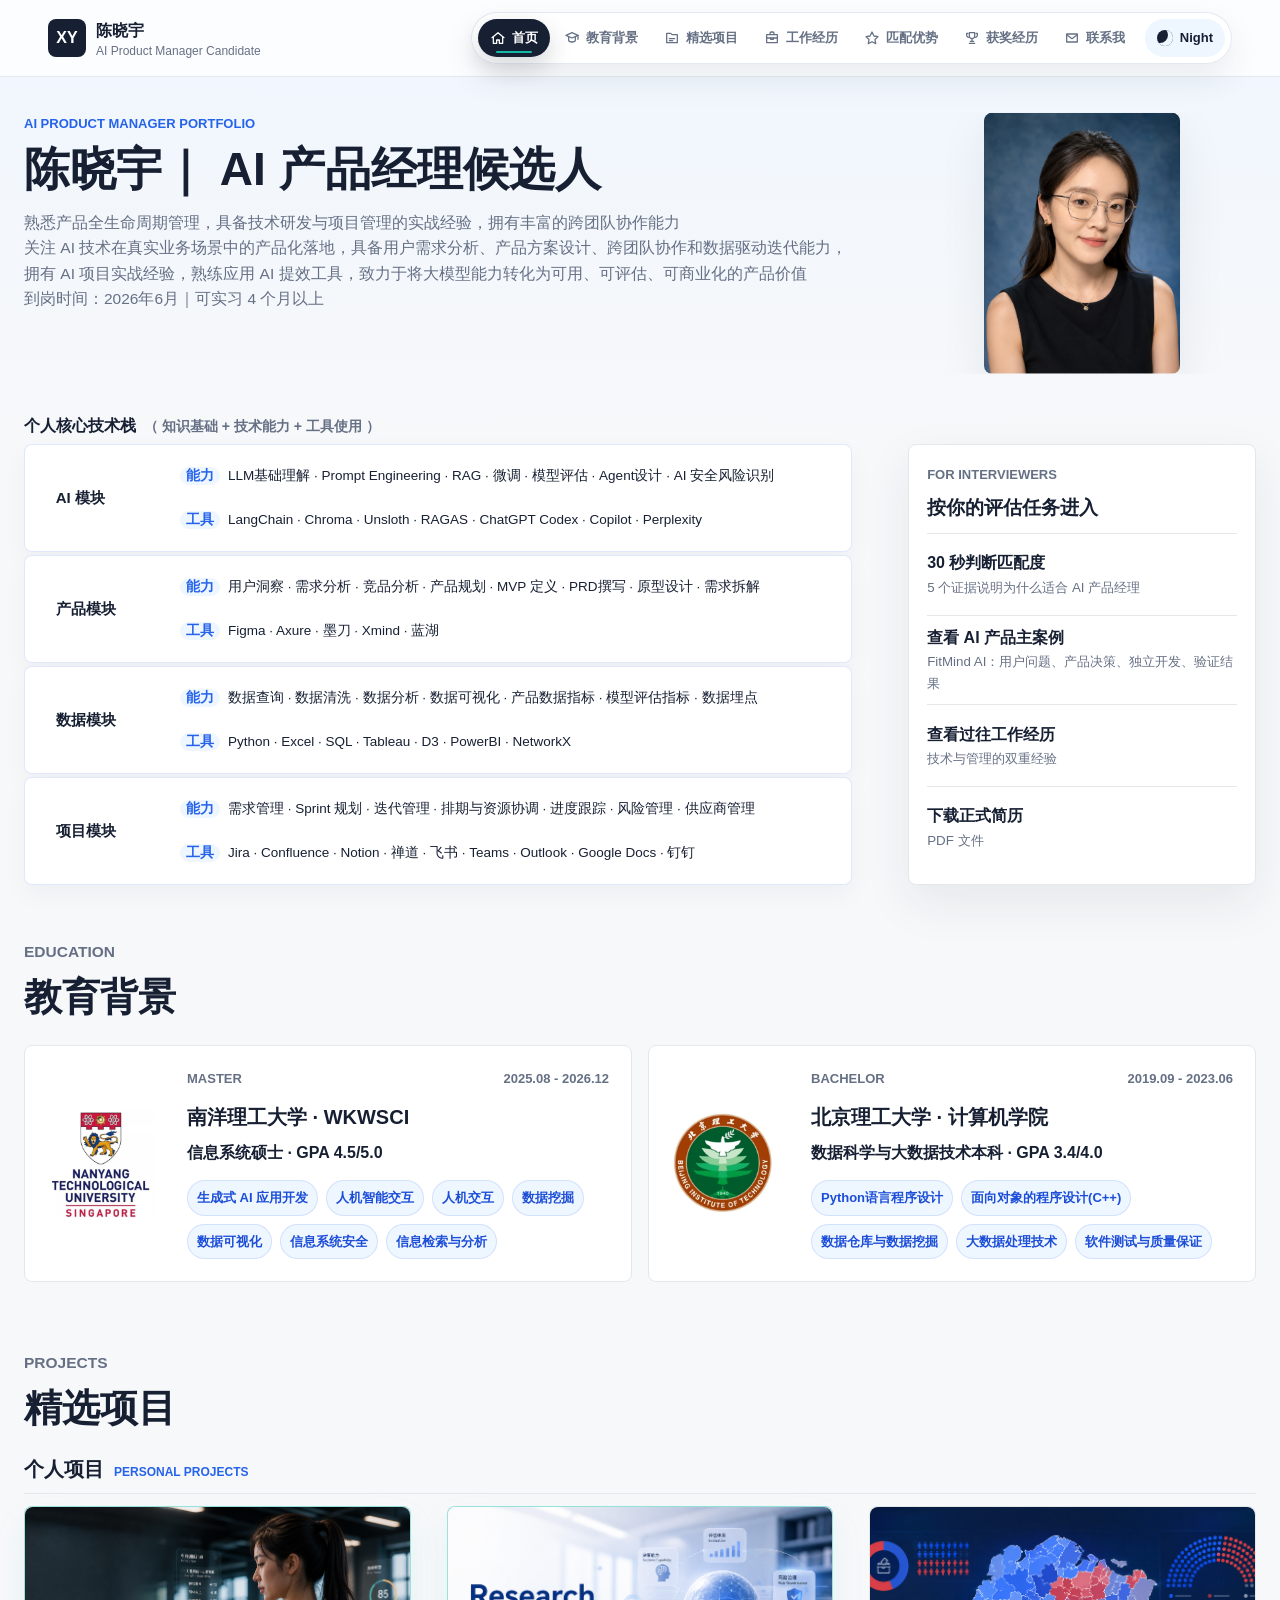
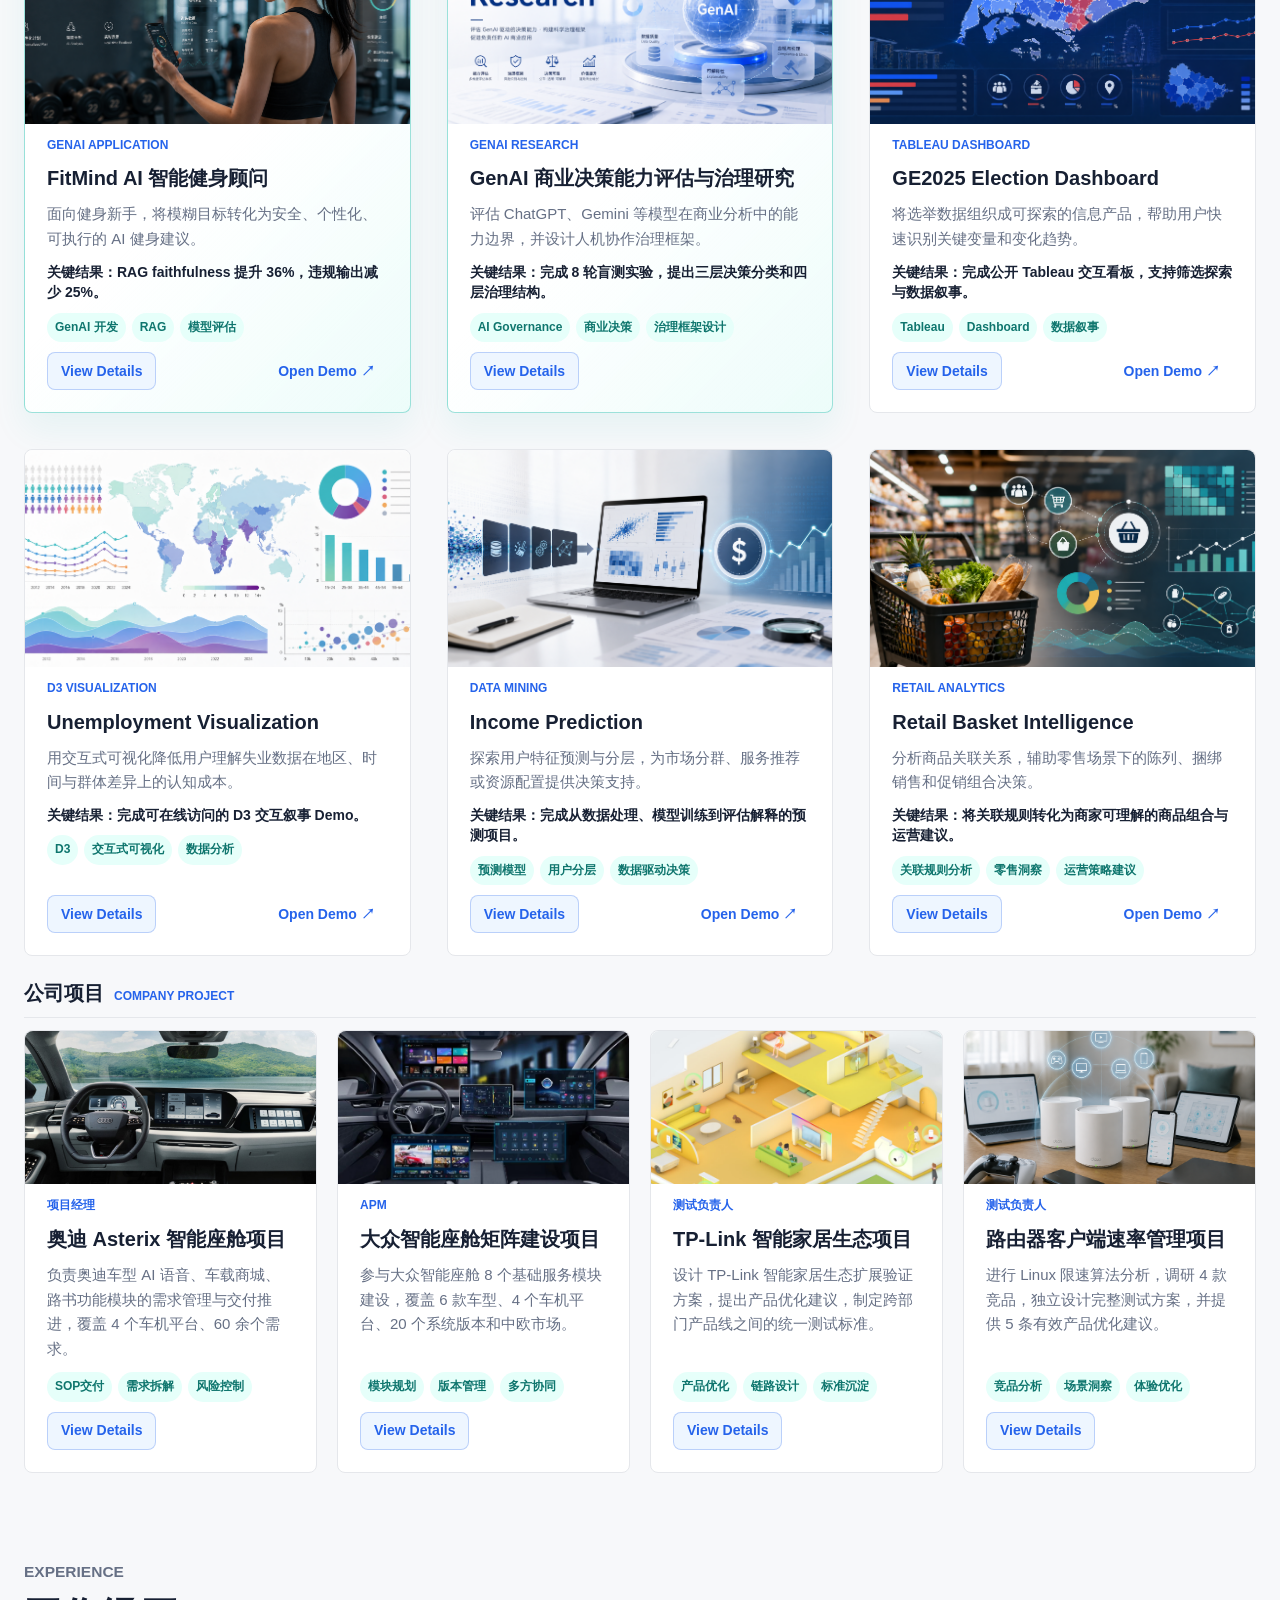
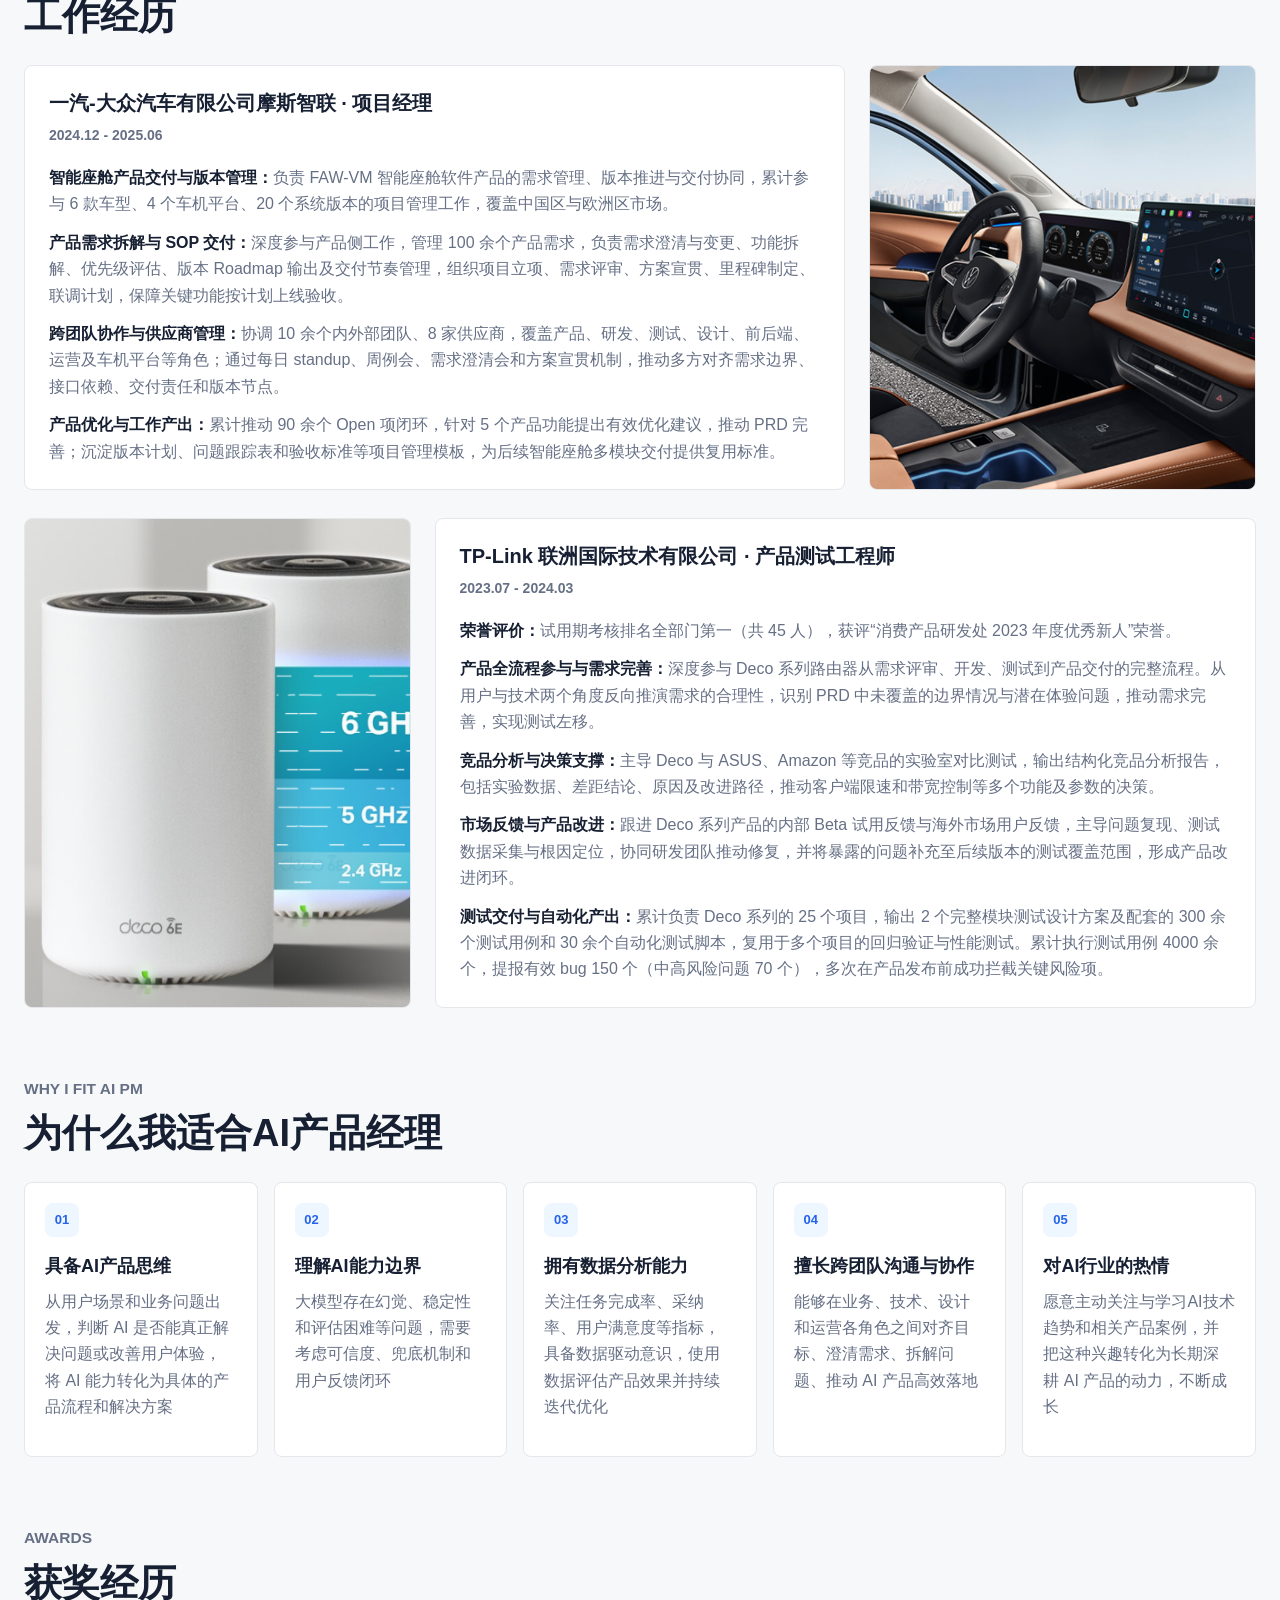
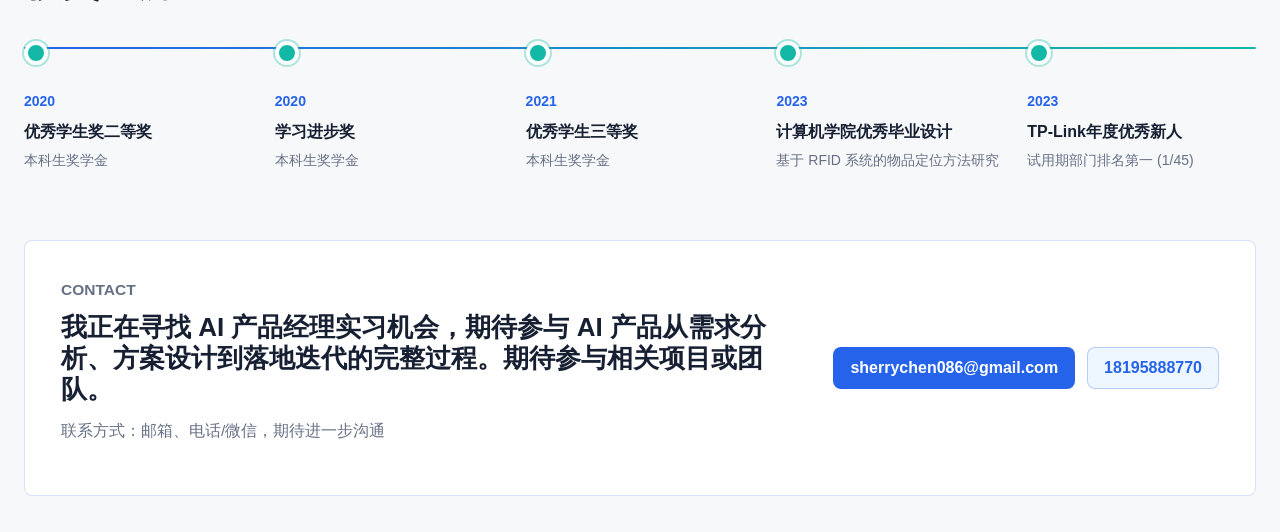
<file: index.html>
<!doctype html>
<html lang="zh-CN">
  <head>
    <meta charset="utf-8">
    <meta name="viewport" content="width=device-width, initial-scale=1">
    <title>陈晓宇 | AI 产品经理作品集</title>
    <meta
      name="description"
      content="陈晓宇的 AI 产品经理作品集，聚焦真实产品交付、AI 产品能力、数据决策、跨团队推进与产品案例复盘。"
    >
    <link rel="stylesheet" href="styles.css">
  </head>
  <body>
    <header class="site-header">
      <a class="brand" href="#top" aria-label="回到首页">
        <span class="brand-mark">XY</span>
        <span>
          <strong>陈晓宇</strong>
          <small>AI Product Manager Candidate</small>
        </span>
      </a>

      <div class="nav-dock" aria-label="页面导航与主题切换">
        <nav class="nav-links" aria-label="主导航">
          <a href="#top" data-section="top">
            <span class="nav-icon" aria-hidden="true">
              <svg viewBox="0 0 24 24"><path d="M3 11.5 12 4l9 7.5"/><path d="M5 10.5V20h5v-5h4v5h5v-9.5"/></svg>
            </span>
            <span>首页</span>
          </a>
          <a href="#education" data-section="education">
            <span class="nav-icon" aria-hidden="true">
              <svg viewBox="0 0 24 24"><path d="M3 8l9-4 9 4-9 4-9-4Z"/><path d="M7 10.4v5.1c0 1.4 2.2 2.5 5 2.5s5-1.1 5-2.5v-5.1"/><path d="M21 8v6"/></svg>
            </span>
            <span>教育背景</span>
          </a>
          <a href="#case-studies" data-section="case-studies">
            <span class="nav-icon" aria-hidden="true">
              <svg viewBox="0 0 24 24"><path d="M4 5h6l2 2h8v12H4V5Z"/><path d="M8 13h8"/><path d="M8 16h5"/></svg>
            </span>
            <span>精选项目</span>
          </a>
          <a href="#experience" data-section="experience">
            <span class="nav-icon" aria-hidden="true">
              <svg viewBox="0 0 24 24"><path d="M9 6V5a2 2 0 0 1 2-2h2a2 2 0 0 1 2 2v1"/><path d="M4 7h16v12H4V7Z"/><path d="M4 12h16"/><path d="M10 12v2h4v-2"/></svg>
            </span>
            <span>工作经历</span>
          </a>
          <a href="#pm-fit" data-section="pm-fit">
            <span class="nav-icon" aria-hidden="true">
              <svg viewBox="0 0 24 24"><path d="M12 3l3 6 6 .9-4.5 4.4 1.1 6.2L12 17.6 6.4 20.5l1.1-6.2L3 9.9 9 9l3-6Z"/></svg>
            </span>
            <span>匹配优势</span>
          </a>
          <a href="#awards" data-section="awards">
            <span class="nav-icon" aria-hidden="true">
              <svg viewBox="0 0 24 24"><path d="M8 4h8v5a4 4 0 0 1-8 0V4Z"/><path d="M6 5H4v3a3 3 0 0 0 4 2.8"/><path d="M18 5h2v3a3 3 0 0 1-4 2.8"/><path d="M12 13v4"/><path d="M8 20h8"/><path d="M9.5 17h5"/></svg>
            </span>
            <span>获奖经历</span>
          </a>
          <a href="#contact" data-section="contact">
            <span class="nav-icon" aria-hidden="true">
              <svg viewBox="0 0 24 24"><path d="M4 6h16v12H4V6Z"/><path d="M4 7l8 6 8-6"/></svg>
            </span>
            <span>联系我</span>
          </a>
        </nav>

        <button class="theme-toggle" type="button" aria-label="切换夜间模式" aria-pressed="false">
          <span class="theme-icon" aria-hidden="true"></span>
          <span class="theme-label">Night</span>
        </button>
      </div>

    </header>

    <main id="top">
      <section class="hero section-shell">
        <div class="hero-copy">
          <p class="eyebrow">AI Product Manager Portfolio</p>
          <h1>陈晓宇｜ AI 产品经理候选人</h1>
          <p class="hero-lede">
            <span>熟悉产品全生命周期管理，具备技术研发与项目管理的实战经验，拥有丰富的跨团队协作能力</span>
            <span>关注 AI 技术在真实业务场景中的产品化落地，具备用户需求分析、产品方案设计、跨团队协作和数据驱动迭代能力，拥有 AI 项目实战经验，熟练应用 AI 提效工具，致力于将大模型能力转化为可用、可评估、可商业化的产品价值</span>
            <span>到岗时间：2026年6月｜可实习 4 个月以上</span>
          </p>

        </div>

        <div class="hero-stack-wrap" aria-label="核心技术栈">
          <h2>个人核心技术栈<span>（ 知识基础 + 技术能力 + 工具使用 ）</span></h2>
          <div class="hero-stack">
            <div>
              <span>AI 模块</span>
              <p><em>能力</em>LLM基础理解 · Prompt Engineering · RAG · 微调 · 模型评估 · Agent设计 · AI 安全风险识别</p>
              <p><em>工具</em>LangChain · Chroma · Unsloth · RAGAS · ChatGPT Codex · Copilot · Perplexity</p>
            </div>
            <div>
              <span>产品模块</span>
              <p><em>能力</em>用户洞察 · 需求分析 · 竞品分析 · 产品规划 · MVP 定义 · PRD撰写 · 原型设计 · 需求拆解</p>
              <p><em>工具</em>Figma · Axure · 墨刀 · Xmind · 蓝湖</p>
            </div>
            <div>
              <span>数据模块</span>
              <p><em>能力</em>数据查询 · 数据清洗 · 数据分析 · 数据可视化 · 产品数据指标 · 模型评估指标 · 数据埋点</p>
              <p><em>工具</em>Python · Excel · SQL · Tableau · D3 · PowerBI · NetworkX</p>
            </div>
            <div>
              <span>项目模块</span>
              <p><em>能力</em>需求管理 · Sprint 规划 · 迭代管理 · 排期与资源协调 · 进度跟踪 · 风险管理 · 供应商管理</p>
              <p><em>工具</em>Jira · Confluence · Notion · 禅道 · 飞书 · Teams · Outlook · Google Docs · 钉钉</p>
            </div>
          </div>
        </div>

        <div class="hero-side">
          <figure class="hero-photo-wide">
            <img src="assets/profile-headshot.png" alt="陈晓宇个人职业头像">
          </figure>

          <aside class="interviewer-panel" aria-label="面试官快捷入口">
            <div class="panel-header">
              <span>For Interviewers</span>
              <strong>按你的评估任务进入</strong>
            </div>
            <a href="#pm-fit">
              <span>30 秒判断匹配度</span>
              <small>5 个证据说明为什么适合 AI 产品经理</small>
            </a>
            <a href="#case-studies">
              <span>查看 AI 产品主案例</span>
              <small>FitMind AI：用户问题、产品决策、独立开发、验证结果</small>
            </a>
            <a href="#experience">
              <span>查看过往工作经历</span>
              <small>技术与管理的双重经验</small>
            </a>
            <a href="assets/chen-xiaoyu-resume.pdf" download>
              <span>下载正式简历</span>
              <small>PDF 文件</small>
            </a>
          </aside>
        </div>
      </section>

      <section id="education" class="education section-shell">
        <div class="section-heading wide">
          <p class="eyebrow">Education</p>
          <h2>教育背景</h2>
        </div>

        <div class="education-grid">
          <article class="education-card">
            <img class="education-logo" src="assets/ntu-logo.png" alt="南洋理工大学校徽">
            <div class="education-body">
              <div class="education-meta">
                <span>Master</span>
                <span>2025.08 - 2026.12</span>
              </div>
              <h3>南洋理工大学 · WKWSCI</h3>
              <p class="degree">信息系统硕士 · GPA 4.5/5.0</p>
              <div class="course-tags" aria-label="硕士相关课程">
                <span>生成式 AI 应用开发</span>
                <span>人机智能交互</span>
                <span>人机交互</span>
                <span>数据挖掘</span>
                <span>数据可视化</span>
                <span>信息系统安全</span>
                <span>信息检索与分析</span>
              </div>
            </div>
          </article>

          <article class="education-card">
            <img class="education-logo" src="assets/bit-logo.png" alt="北京理工大学校徽">
            <div class="education-body">
              <div class="education-meta">
                <span>Bachelor</span>
                <span>2019.09 - 2023.06</span>
              </div>
              <h3>北京理工大学 · 计算机学院</h3>
              <p class="degree">数据科学与大数据技术本科 · GPA 3.4/4.0</p>
              <div class="course-tags" aria-label="本科相关课程">
                <span>Python语言程序设计</span>
                <span>面向对象的程序设计(C++)</span>
                <span>数据仓库与数据挖掘</span>
                <span>大数据处理技术</span>
                <span>软件测试与质量保证</span>
              </div>
            </div>
          </article>
        </div>
      </section>

      <section id="case-studies" class="case-studies section-shell">
        <div class="section-heading wide">
          <p class="eyebrow">Projects</p>
          <h2>精选项目</h2>
        </div>

        <div class="case-groups" role="tablist" aria-label="项目案例列表">
          <section class="case-group" aria-labelledby="personal-projects-title">
            <div class="case-group-heading">
              <h3 id="personal-projects-title">个人项目</h3>
              <span>Personal Projects</span>
            </div>
            <div class="project-card-grid six" aria-label="个人项目卡片">
              <article class="project-card project-card-highlight">
                <figure class="project-cover">
                  <img src="assets/fitmind-cover.png" alt="FitMind AI 智能健身顾问项目封面">
                </figure>
                <span class="project-type">GenAI Application</span>
                <h4>FitMind AI 智能健身顾问</h4>
                <p>面向健身新手，将模糊目标转化为安全、个性化、可执行的 AI 健身建议。</p>
                <strong>关键结果：RAG faithfulness 提升 36%，违规输出减少 25%。</strong>
                <div class="project-tags"><span>GenAI 开发</span><span>RAG</span><span>模型评估</span></div>
                <div class="project-actions"><a class="project-link" href="projects/fitmind-ai.html">View Details</a><a class="project-demo-link" href="https://sherrychen086.github.io/GenAI_Fitness_Advisor/" target="_blank" rel="noreferrer">Open Demo ↗</a></div>
              </article>
              <article class="project-card project-card-highlight">
                <figure class="project-cover">
                  <img src="assets/genai-research-cover.png" alt="GenAI 商业决策能力评估与治理研究项目封面">
                </figure>
                <span class="project-type">GenAI Research</span>
                <h4>GenAI 商业决策能力评估与治理研究</h4>
                <p>评估 ChatGPT、Gemini 等模型在商业分析中的能力边界，并设计人机协作治理框架。</p>
                <strong>关键结果：完成 8 轮盲测实验，提出三层决策分类和四层治理结构。</strong>
                <div class="project-tags"><span>AI Governance</span><span>商业决策</span><span>治理框架设计</span></div>
                <div class="project-actions"><a class="project-link" href="projects/genai-governance.html">View Details</a></div>
              </article>
              <article class="project-card">
                <figure class="project-cover">
                  <img src="assets/tableau-dashboard-cover.png" alt="GE2025 Election Dashboard 项目封面">
                </figure>
                <span class="project-type">Tableau Dashboard</span>
                <h4>GE2025 Election Dashboard</h4>
                <p>将选举数据组织成可探索的信息产品，帮助用户快速识别关键变量和变化趋势。</p>
                <strong>关键结果：完成公开 Tableau 交互看板，支持筛选探索与数据叙事。</strong>
                <div class="project-tags"><span>Tableau</span><span>Dashboard</span><span>数据叙事</span></div>
                <div class="project-actions"><a class="project-link" href="projects/ge2025-dashboard.html">View Details</a><a class="project-demo-link" href="https://public.tableau.com/app/profile/sherry.sherry3169/viz/GE2025_17600117183590/1?publish=yes" target="_blank" rel="noreferrer">Open Demo ↗</a></div>
              </article>
              <article class="project-card">
                <figure class="project-cover">
                  <img src="assets/d3-visualization-cover.png" alt="Unemployment Visualization D3 项目封面">
                </figure>
                <span class="project-type">D3 Visualization</span>
                <h4>Unemployment Visualization</h4>
                <p>用交互式可视化降低用户理解失业数据在地区、时间与群体差异上的认知成本。</p>
                <strong>关键结果：完成可在线访问的 D3 交互叙事 Demo。</strong>
                <div class="project-tags"><span>D3</span><span>交互式可视化</span><span>数据分析</span></div>
                <div class="project-actions"><a class="project-link" href="projects/unemployment-visualization.html">View Details</a><a class="project-demo-link" href="https://sherrychen086.github.io/D3_Visualization_Unemployment/0_Home&amp;NVpage/NavigationPage.html" target="_blank" rel="noreferrer">Open Demo ↗</a></div>
              </article>
              <article class="project-card">
                <figure class="project-cover">
                  <img src="assets/income-prediction-cover.png" alt="Income Prediction Data Mining 项目封面">
                </figure>
                <span class="project-type">Data Mining</span>
                <h4>Income Prediction</h4>
                <p>探索用户特征预测与分层，为市场分群、服务推荐或资源配置提供决策支持。</p>
                <strong>关键结果：完成从数据处理、模型训练到评估解释的预测项目。</strong>
                <div class="project-tags"><span>预测模型</span><span>用户分层</span><span>数据驱动决策</span></div>
                <div class="project-actions"><a class="project-link" href="projects/income-prediction.html">View Details</a><a class="project-demo-link" href="https://sherrychen086.github.io/Income_Prediction" target="_blank" rel="noreferrer">Open Demo ↗</a></div>
              </article>
              <article class="project-card">
                <figure class="project-cover">
                  <img src="assets/retail-analytics-cover.png" alt="Retail Basket Intelligence 项目封面">
                </figure>
                <span class="project-type">Retail Analytics</span>
                <h4>Retail Basket Intelligence</h4>
                <p>分析商品关联关系，辅助零售场景下的陈列、捆绑销售和促销组合决策。</p>
                <strong>关键结果：将关联规则转化为商家可理解的商品组合与运营建议。</strong>
                <div class="project-tags"><span>关联规则分析</span><span>零售洞察</span><span>运营策略建议</span></div>
                <div class="project-actions"><a class="project-link" href="projects/retail-basket-intelligence.html">View Details</a><a class="project-demo-link" href="https://sherrychen086.github.io/Retail_Basket_Intelligence" target="_blank" rel="noreferrer">Open Demo ↗</a></div>
              </article>
            </div>
          </section>

          <section class="case-group" aria-labelledby="company-projects-title">
            <div class="case-group-heading">
              <h3 id="company-projects-title">公司项目</h3>
              <span>Company Project</span>
            </div>
            <div class="project-card-grid four" aria-label="公司项目卡片">
              <article class="project-card company-project-card">
                <figure class="project-cover">
                  <img src="assets/fawvw-cockpit.png" alt="奥迪 Asterix 智能座舱项目封面">
                </figure>
                <span class="project-type">项目经理</span>
                <h4>奥迪 Asterix 智能座舱项目</h4>
                <p>负责奥迪车型 AI 语音、车载商城、路书功能模块的需求管理与交付推进，覆盖 4 个车机平台、60 余个需求。</p>
                <div class="project-tags"><span>SOP交付</span><span>需求拆解</span><span>风险控制</span></div>
                <div class="project-actions"><a class="project-link" href="projects/audi-asterix-cockpit.html">View Details</a></div>
              </article>
              <article class="project-card company-project-card">
                <figure class="project-cover">
                  <img src="assets/company-project-2-cover.png" alt="大众智能座舱矩阵建设项目封面">
                </figure>
                <span class="project-type">APM</span>
                <h4>大众智能座舱矩阵建设项目</h4>
                <p>参与大众智能座舱 8 个基础服务模块建设，覆盖 6 款车型、4 个车机平台、20 个系统版本和中欧市场。</p>
                <div class="project-tags"><span>模块规划</span><span>版本管理</span><span>多方协同</span></div>
                <div class="project-actions"><a class="project-link" href="projects/vw-cockpit-matrix.html">View Details</a></div>
              </article>
              <article class="project-card company-project-card">
                <figure class="project-cover">
                  <img src="assets/tplink-smart-home-cover.png" alt="TP-Link 智能家居生态项目封面">
                </figure>
                <span class="project-type">测试负责人</span>
                <h4>TP-Link 智能家居生态项目</h4>
                <p>设计 TP-Link 智能家居生态扩展验证方案，提出产品优化建议，制定跨部门产品线之间的统一测试标准。</p>
                <div class="project-tags"><span>产品优化</span><span>链路设计</span><span>标准沉淀</span></div>
                <div class="project-actions"><a class="project-link" href="projects/tplink-smart-home.html">View Details</a></div>
              </article>
              <article class="project-card company-project-card">
                <figure class="project-cover">
                  <img src="assets/deco-rate-management-cover.png" alt="路由器客户端速率管理项目封面">
                </figure>
                <span class="project-type">测试负责人</span>
                <h4>路由器客户端速率管理项目</h4>
                <p>进行 Linux 限速算法分析，调研 4 款竞品，独立设计完整测试方案，并提供 5 条有效产品优化建议。</p>
                <div class="project-tags"><span>竞品分析</span><span>场景洞察</span><span>体验优化</span></div>
                <div class="project-actions"><a class="project-link" href="projects/deco-rate-management.html">View Details</a></div>
              </article>
            </div>
          </section>
        </div>
      </section>

      <section id="experience" class="experience section-shell">
        <div class="section-heading wide">
          <p class="eyebrow">Experience</p>
          <h2>工作经历</h2>
        </div>

        <div class="timeline">
          <article class="timeline-item align-left">
            <div class="timeline-content">
              <h3>一汽-大众汽车有限公司摩斯智联 · 项目经理</h3>
              <p class="experience-date">2024.12 - 2025.06</p>
              <div class="experience-points">
                <p><strong>智能座舱产品交付与版本管理：</strong>负责 FAW-VM 智能座舱软件产品的需求管理、版本推进与交付协同，累计参与 6 款车型、4 个车机平台、20 个系统版本的项目管理工作，覆盖中国区与欧洲区市场。</p>
                <p><strong>产品需求拆解与 SOP 交付：</strong>深度参与产品侧工作，管理 100 余个产品需求，负责需求澄清与变更、功能拆解、优先级评估、版本 Roadmap 输出及交付节奏管理，组织项目立项、需求评审、方案宣贯、里程碑制定、联调计划，保障关键功能按计划上线验收。</p>
                <p><strong>跨团队协作与供应商管理：</strong>协调 10 余个内外部团队、8 家供应商，覆盖产品、研发、测试、设计、前后端、运营及车机平台等角色；通过每日 standup、周例会、需求澄清会和方案宣贯机制，推动多方对齐需求边界、接口依赖、交付责任和版本节点。</p>
                <p><strong>产品优化与工作产出：</strong>累计推动 90 余个 Open 项闭环，针对 5 个产品功能提出有效优化建议，推动 PRD 完善；沉淀版本计划、问题跟踪表和验收标准等项目管理模板，为后续智能座舱多模块交付提供复用标准。</p>
              </div>
            </div>
            <figure class="experience-image-slot filled">
              <img src="assets/fawvw-experience-cockpit.png" alt="一汽大众智能座舱项目场景图">
            </figure>
          </article>

          <article class="timeline-item align-right">
            <figure class="experience-image-slot filled">
              <img src="assets/tplink-experience-products.png" alt="TP-Link Deco 产品场景图">
            </figure>
            <div class="timeline-content">
              <h3>TP-Link 联洲国际技术有限公司 · 产品测试工程师</h3>
              <p class="experience-date">2023.07 - 2024.03</p>
              <div class="experience-points">
                <p><strong>荣誉评价：</strong>试用期考核排名全部门第一（共 45 人），获评“消费产品研发处 2023 年度优秀新人”荣誉。</p>
                <p><strong>产品全流程参与与需求完善：</strong>深度参与 Deco 系列路由器从需求评审、开发、测试到产品交付的完整流程。从用户与技术两个角度反向推演需求的合理性，识别 PRD 中未覆盖的边界情况与潜在体验问题，推动需求完善，实现测试左移。</p>
                <p><strong>竞品分析与决策支撑：</strong>主导 Deco 与 ASUS、Amazon 等竞品的实验室对比测试，输出结构化竞品分析报告，包括实验数据、差距结论、原因及改进路径，推动客户端限速和带宽控制等多个功能及参数的决策。</p>
                <p><strong>市场反馈与产品改进：</strong>跟进 Deco 系列产品的内部 Beta 试用反馈与海外市场用户反馈，主导问题复现、测试数据采集与根因定位，协同研发团队推动修复，并将暴露的问题补充至后续版本的测试覆盖范围，形成产品改进闭环。</p>
                <p><strong>测试交付与自动化产出：</strong>累计负责 Deco 系列的 25 个项目，输出 2 个完整模块测试设计方案及配套的 300 余个测试用例和 30 余个自动化测试脚本，复用于多个项目的回归验证与性能测试。累计执行测试用例 4000 余个，提报有效 bug 150 个（中高风险问题 70 个），多次在产品发布前成功拦截关键风险项。</p>
              </div>
            </div>
          </article>
        </div>
      </section>

      <section id="pm-fit" class="pm-fit section-shell">
        <div class="section-heading wide">
          <p class="eyebrow">Why I Fit AI PM</p>
          <h2>为什么我适合AI产品经理</h2>
        </div>
        <div class="proof-grid">
          <article class="proof-card"><span>01</span><h3>具备AI产品思维</h3><p>从用户场景和业务问题出发，判断 AI 是否能真正解决问题或改善用户体验，将 AI 能力转化为具体的产品流程和解决方案</p></article>
          <article class="proof-card"><span>02</span><h3>理解AI能力边界</h3><p>大模型存在幻觉、稳定性和评估困难等问题，需要考虑可信度、兜底机制和用户反馈闭环</p></article>
          <article class="proof-card"><span>03</span><h3>拥有数据分析能力</h3><p>关注任务完成率、采纳率、用户满意度等指标，具备数据驱动意识，使用数据评估产品效果并持续迭代优化</p></article>
          <article class="proof-card"><span>04</span><h3>擅长跨团队沟通与协作</h3><p>能够在业务、技术、设计和运营各角色之间对齐目标、澄清需求、拆解问题、推动 AI 产品高效落地</p></article>
          <article class="proof-card"><span>05</span><h3>对AI行业的热情</h3><p>愿意主动关注与学习AI技术趋势和相关产品案例，并把这种兴趣转化为长期深耕 AI 产品的动力，不断成长</p></article>
        </div>
      </section>

      <section id="awards" class="awards section-shell">
        <div class="section-heading wide">
          <p class="eyebrow">Awards</p>
          <h2>获奖经历</h2>
        </div>

        <div class="award-timeline" aria-label="获奖经历时间轴">
          <article class="award-milestone"><span>2020</span><strong>优秀学生奖二等奖</strong><p>本科生奖学金</p></article>
          <article class="award-milestone"><span>2020</span><strong>学习进步奖</strong><p>本科生奖学金</p></article>
          <article class="award-milestone"><span>2021</span><strong>优秀学生三等奖</strong><p>本科生奖学金</p></article>
          <article class="award-milestone"><span>2023</span><strong>计算机学院优秀毕业设计</strong><p>基于 RFID 系统的物品定位方法研究</p></article>
          <article class="award-milestone"><span>2023</span><strong>TP-Link年度优秀新人</strong><p>试用期部门排名第一 (1/45)</p></article>
        </div>
      </section>

      <section id="contact" class="contact section-shell">
        <div>
          <p class="eyebrow">Contact</p>
          <h2>我正在寻找 AI 产品经理实习机会，期待参与 AI 产品从需求分析、方案设计到落地迭代的完整过程。期待参与相关项目或团队。</h2>
          <p>联系方式：邮箱、电话/微信，期待进一步沟通</p>
        </div>
        <div class="contact-actions">
          <a class="btn primary" href="mailto:sherrychen086@gmail.com">sherrychen086@gmail.com</a>
          <a class="btn secondary" href="tel:+8618195888770">18195888770</a>
        </div>
      </section>
    </main>

    <div class="mobile-action-bar" aria-label="移动端快捷操作">
      <a href="#case-studies">Projects</a>
      <a href="assets/chen-xiaoyu-resume.pdf" download>Resume</a>
      <a href="mailto:sherrychen086@gmail.com">Contact</a>
    </div>

    <script src="script.js"></script>
  </body>
</html>
</file>
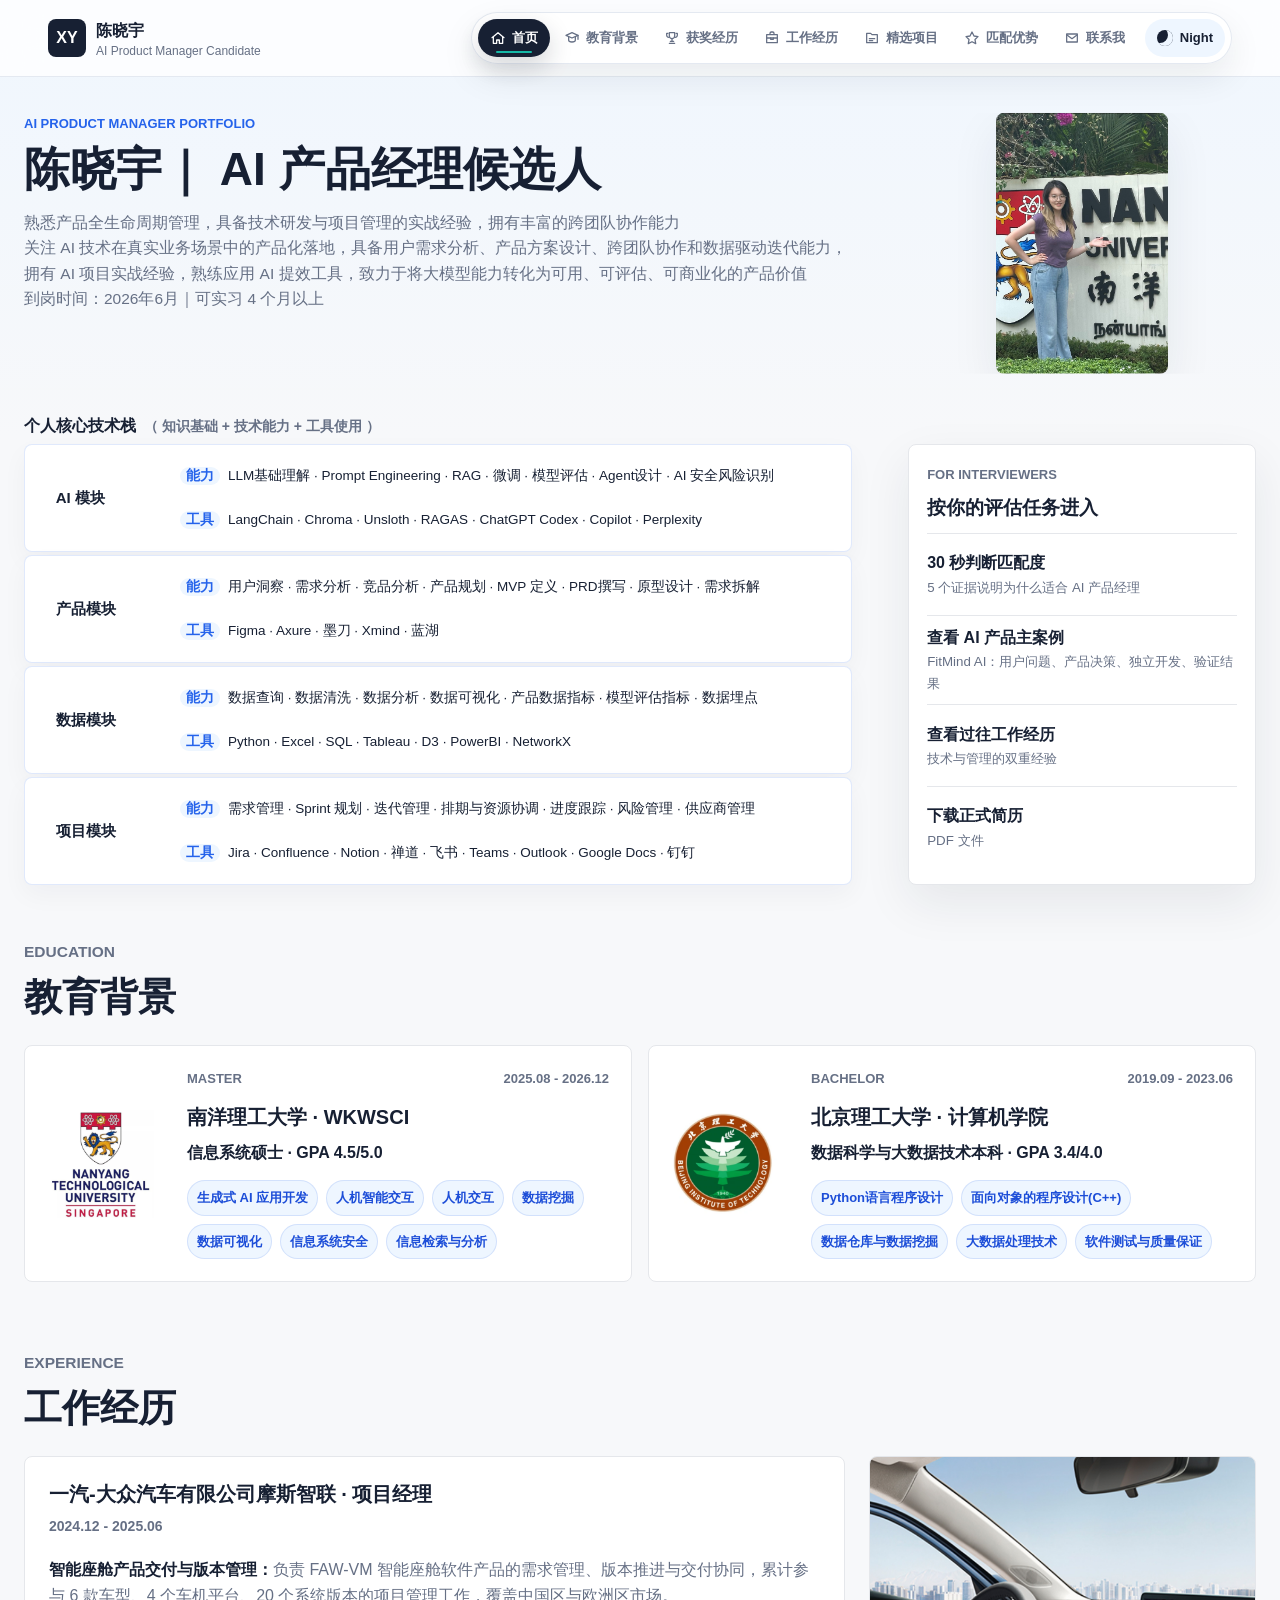
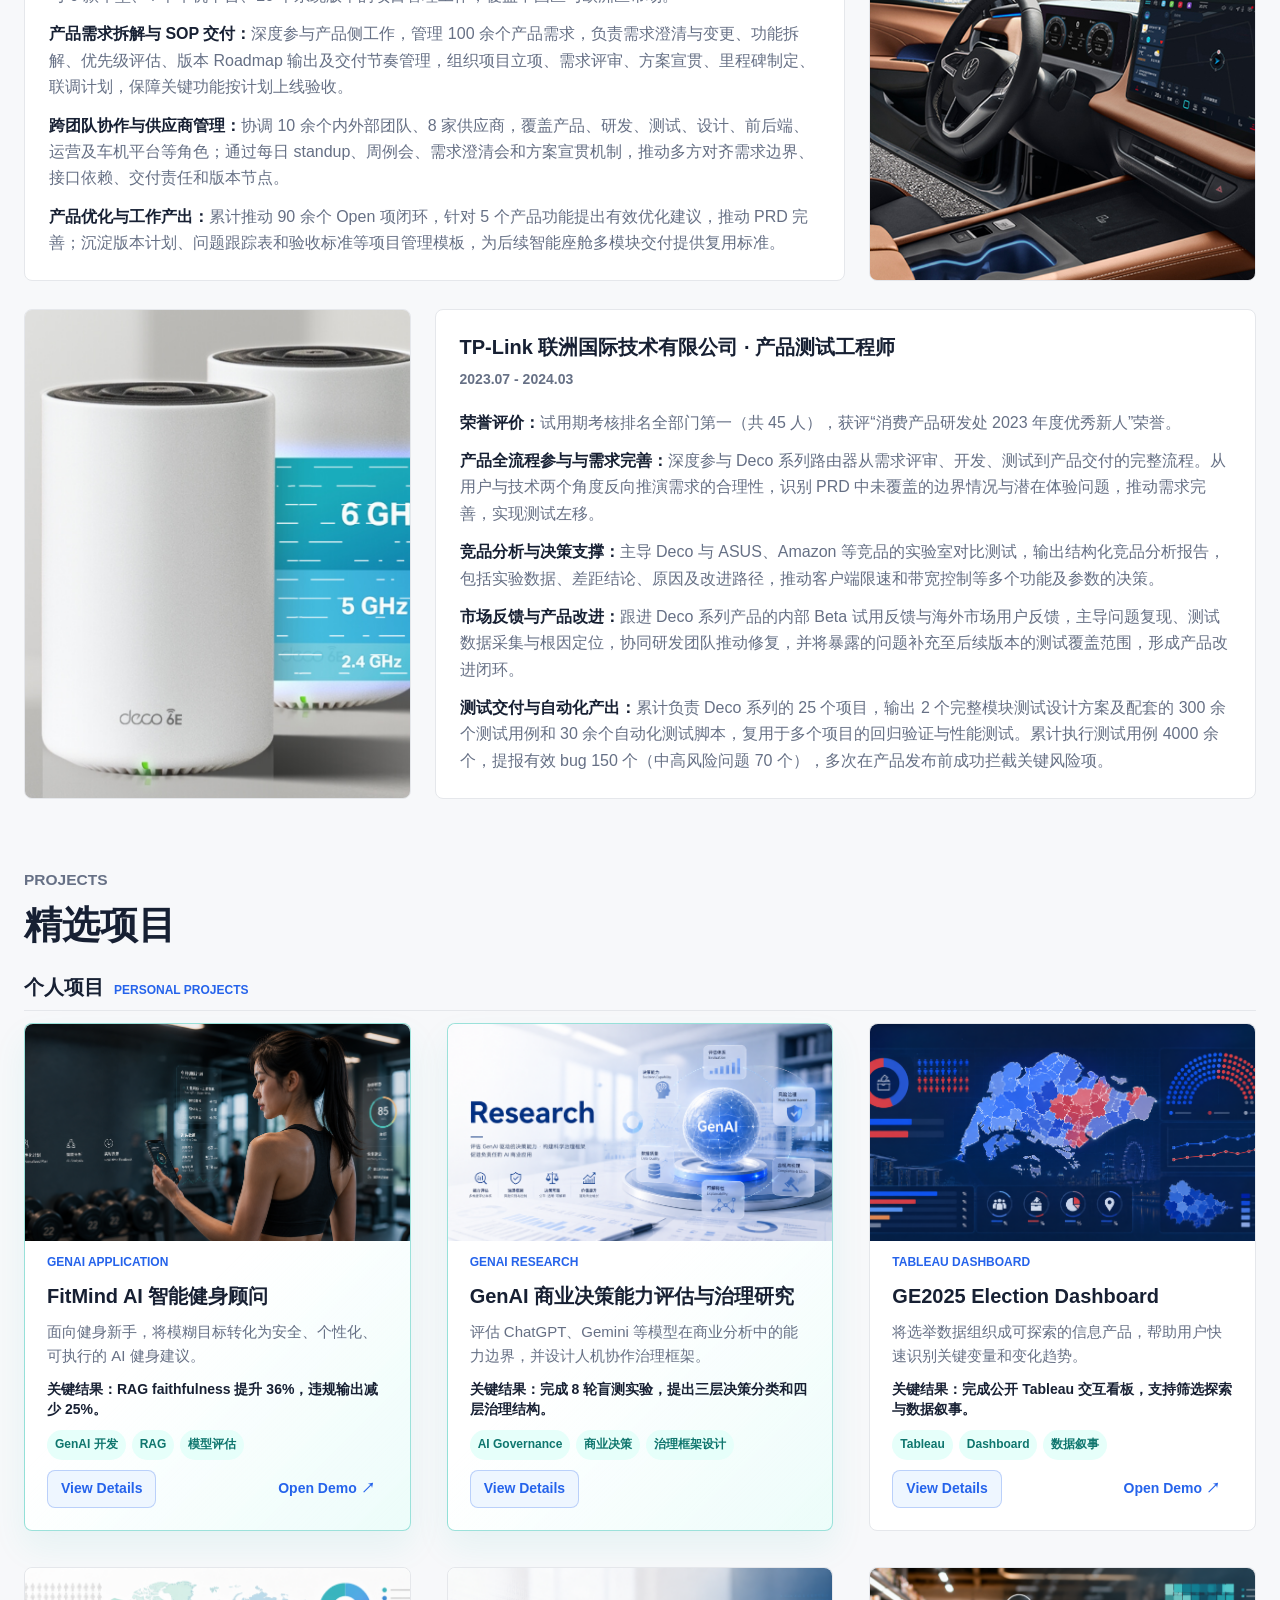
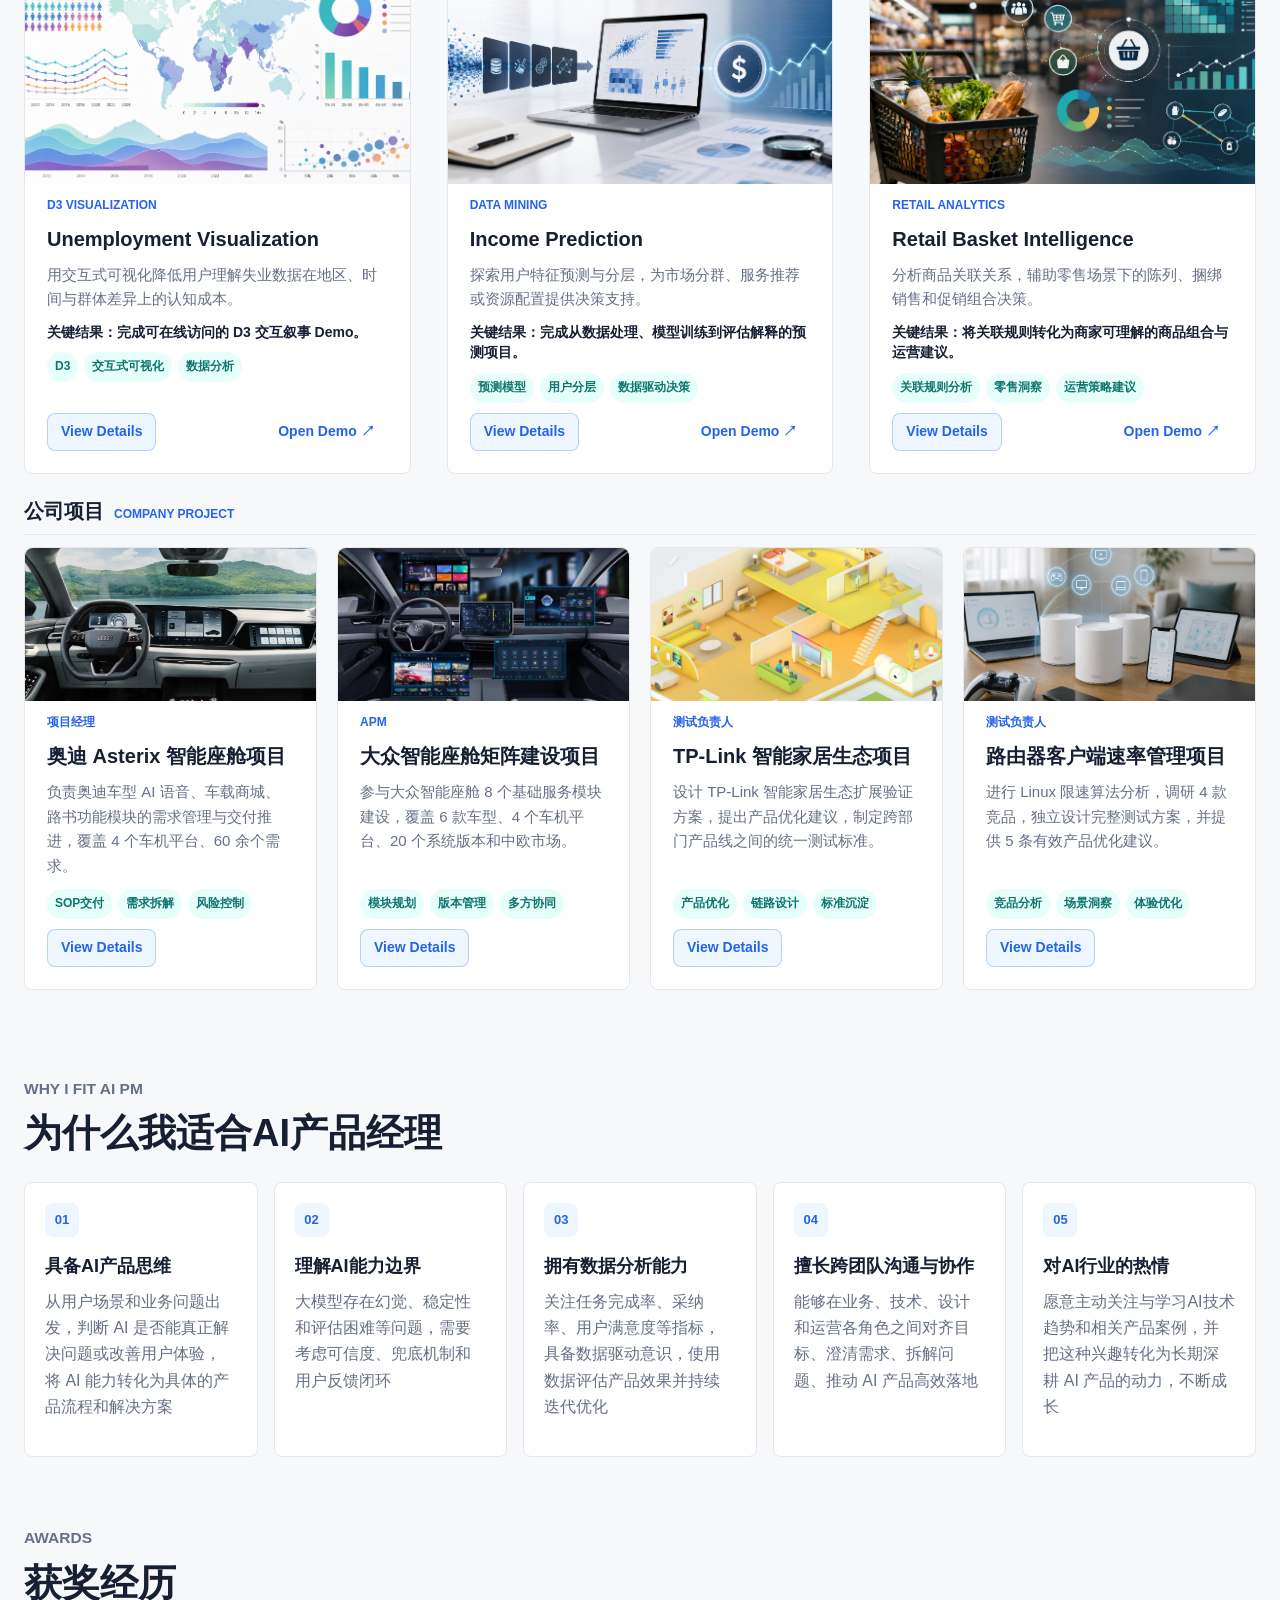
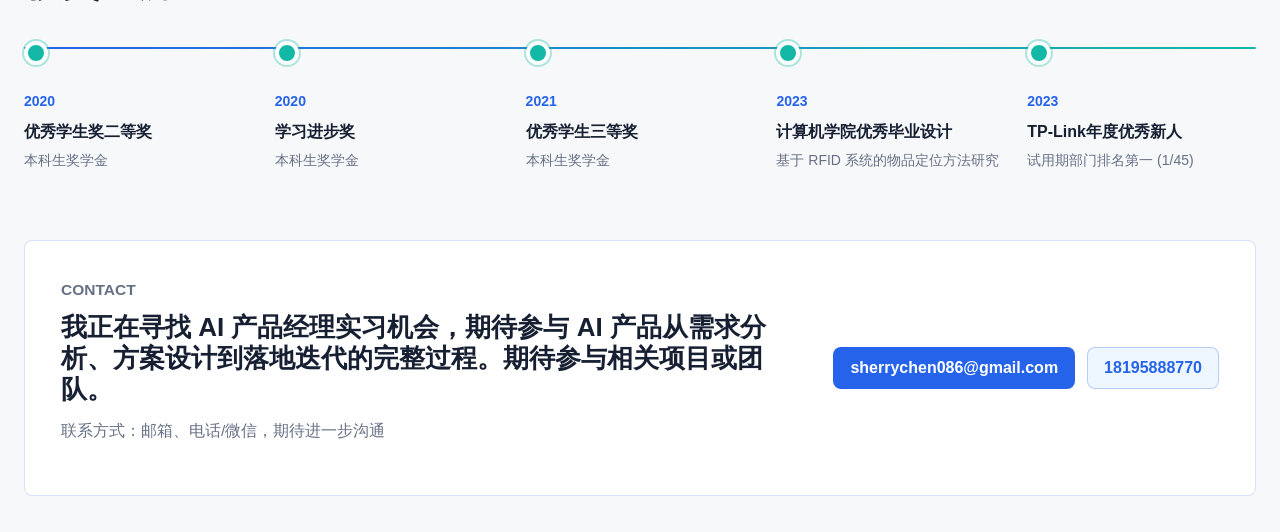
<file: portfolio_website.html>
<!doctype html>
<html lang="zh-CN">
  <head>
    <meta charset="utf-8">
    <meta name="viewport" content="width=device-width, initial-scale=1">
    <title>陈晓宇 | AI 产品经理作品集</title>
    <meta
      name="description"
      content="陈晓宇的 AI 产品经理作品集，聚焦真实产品交付、AI 产品能力、数据决策、跨团队推进与产品案例复盘。"
    >
    <link rel="stylesheet" href="styles.css">
  </head>
  <body>
    <header class="site-header">
      <a class="brand" href="#top" aria-label="回到首页">
        <span class="brand-mark">XY</span>
        <span>
          <strong>陈晓宇</strong>
          <small>AI Product Manager Candidate</small>
        </span>
      </a>

      <div class="nav-dock" aria-label="页面导航与主题切换">
        <nav class="nav-links" aria-label="主导航">
          <a href="#top" data-section="top">
            <span class="nav-icon" aria-hidden="true">
              <svg viewBox="0 0 24 24"><path d="M3 11.5 12 4l9 7.5"/><path d="M5 10.5V20h5v-5h4v5h5v-9.5"/></svg>
            </span>
            <span>首页</span>
          </a>
          <a href="#education" data-section="education">
            <span class="nav-icon" aria-hidden="true">
              <svg viewBox="0 0 24 24"><path d="M3 8l9-4 9 4-9 4-9-4Z"/><path d="M7 10.4v5.1c0 1.4 2.2 2.5 5 2.5s5-1.1 5-2.5v-5.1"/><path d="M21 8v6"/></svg>
            </span>
            <span>教育背景</span>
          </a>
          <a href="#awards" data-section="awards">
            <span class="nav-icon" aria-hidden="true">
              <svg viewBox="0 0 24 24"><path d="M8 4h8v5a4 4 0 0 1-8 0V4Z"/><path d="M6 5H4v3a3 3 0 0 0 4 2.8"/><path d="M18 5h2v3a3 3 0 0 1-4 2.8"/><path d="M12 13v4"/><path d="M8 20h8"/><path d="M9.5 17h5"/></svg>
            </span>
            <span>获奖经历</span>
          </a>
          <a href="#experience" data-section="experience">
            <span class="nav-icon" aria-hidden="true">
              <svg viewBox="0 0 24 24"><path d="M9 6V5a2 2 0 0 1 2-2h2a2 2 0 0 1 2 2v1"/><path d="M4 7h16v12H4V7Z"/><path d="M4 12h16"/><path d="M10 12v2h4v-2"/></svg>
            </span>
            <span>工作经历</span>
          </a>
          <a href="#case-studies" data-section="case-studies">
            <span class="nav-icon" aria-hidden="true">
              <svg viewBox="0 0 24 24"><path d="M4 5h6l2 2h8v12H4V5Z"/><path d="M8 13h8"/><path d="M8 16h5"/></svg>
            </span>
            <span>精选项目</span>
          </a>
          <a href="#pm-fit" data-section="pm-fit">
            <span class="nav-icon" aria-hidden="true">
              <svg viewBox="0 0 24 24"><path d="M12 3l3 6 6 .9-4.5 4.4 1.1 6.2L12 17.6 6.4 20.5l1.1-6.2L3 9.9 9 9l3-6Z"/></svg>
            </span>
            <span>匹配优势</span>
          </a>
          <a href="#contact" data-section="contact">
            <span class="nav-icon" aria-hidden="true">
              <svg viewBox="0 0 24 24"><path d="M4 6h16v12H4V6Z"/><path d="M4 7l8 6 8-6"/></svg>
            </span>
            <span>联系我</span>
          </a>
        </nav>

        <button class="theme-toggle" type="button" aria-label="切换夜间模式" aria-pressed="false">
          <span class="theme-icon" aria-hidden="true"></span>
          <span class="theme-label">Night</span>
        </button>
      </div>

    </header>

    <main id="top">
      <section class="hero section-shell">
        <div class="hero-copy">
          <p class="eyebrow">AI Product Manager Portfolio</p>
          <h1>陈晓宇｜ AI 产品经理候选人</h1>
          <p class="hero-lede">
            <span>熟悉产品全生命周期管理，具备技术研发与项目管理的实战经验，拥有丰富的跨团队协作能力</span>
            <span>关注 AI 技术在真实业务场景中的产品化落地，具备用户需求分析、产品方案设计、跨团队协作和数据驱动迭代能力，拥有 AI 项目实战经验，熟练应用 AI 提效工具，致力于将大模型能力转化为可用、可评估、可商业化的产品价值</span>
            <span>到岗时间：2026年6月｜可实习 4 个月以上</span>
          </p>

        </div>

        <div class="hero-stack-wrap" aria-label="核心技术栈">
          <h2>个人核心技术栈<span>（ 知识基础 + 技术能力 + 工具使用 ）</span></h2>
          <div class="hero-stack">
            <div>
              <span>AI 模块</span>
              <p><em>能力</em>LLM基础理解 · Prompt Engineering · RAG · 微调 · 模型评估 · Agent设计 · AI 安全风险识别</p>
              <p><em>工具</em>LangChain · Chroma · Unsloth · RAGAS · ChatGPT Codex · Copilot · Perplexity</p>
            </div>
            <div>
              <span>产品模块</span>
              <p><em>能力</em>用户洞察 · 需求分析 · 竞品分析 · 产品规划 · MVP 定义 · PRD撰写 · 原型设计 · 需求拆解</p>
              <p><em>工具</em>Figma · Axure · 墨刀 · Xmind · 蓝湖</p>
            </div>
            <div>
              <span>数据模块</span>
              <p><em>能力</em>数据查询 · 数据清洗 · 数据分析 · 数据可视化 · 产品数据指标 · 模型评估指标 · 数据埋点</p>
              <p><em>工具</em>Python · Excel · SQL · Tableau · D3 · PowerBI · NetworkX</p>
            </div>
            <div>
              <span>项目模块</span>
              <p><em>能力</em>需求管理 · Sprint 规划 · 迭代管理 · 排期与资源协调 · 进度跟踪 · 风险管理 · 供应商管理</p>
              <p><em>工具</em>Jira · Confluence · Notion · 禅道 · 飞书 · Teams · Outlook · Google Docs · 钉钉</p>
            </div>
          </div>
        </div>

        <div class="hero-side">
          <figure class="hero-photo-wide">
            <img src="assets/profile-ntu-portrait.jpg" alt="陈晓宇在南洋理工大学校门前的照片">
          </figure>

          <aside class="interviewer-panel" aria-label="面试官快捷入口">
            <div class="panel-header">
              <span>For Interviewers</span>
              <strong>按你的评估任务进入</strong>
            </div>
            <a href="#pm-fit">
              <span>30 秒判断匹配度</span>
              <small>5 个证据说明为什么适合 AI 产品经理</small>
            </a>
            <a href="#case-studies">
              <span>查看 AI 产品主案例</span>
              <small>FitMind AI：用户问题、产品决策、独立开发、验证结果</small>
            </a>
            <a href="#experience">
              <span>查看过往工作经历</span>
              <small>技术与管理的双重经验</small>
            </a>
            <a href="assets/chen-xiaoyu-resume.pdf" download>
              <span>下载正式简历</span>
              <small>PDF 文件</small>
            </a>
          </aside>
        </div>
      </section>

      <section id="education" class="education section-shell">
        <div class="section-heading wide">
          <p class="eyebrow">Education</p>
          <h2>教育背景</h2>
        </div>

        <div class="education-grid">
          <article class="education-card">
            <img class="education-logo" src="assets/ntu-logo.png" alt="南洋理工大学校徽">
            <div class="education-body">
              <div class="education-meta">
                <span>Master</span>
                <span>2025.08 - 2026.12</span>
              </div>
              <h3>南洋理工大学 · WKWSCI</h3>
              <p class="degree">信息系统硕士 · GPA 4.5/5.0</p>
              <div class="course-tags" aria-label="硕士相关课程">
                <span>生成式 AI 应用开发</span>
                <span>人机智能交互</span>
                <span>人机交互</span>
                <span>数据挖掘</span>
                <span>数据可视化</span>
                <span>信息系统安全</span>
                <span>信息检索与分析</span>
              </div>
            </div>
          </article>

          <article class="education-card">
            <img class="education-logo" src="assets/bit-logo.png" alt="北京理工大学校徽">
            <div class="education-body">
              <div class="education-meta">
                <span>Bachelor</span>
                <span>2019.09 - 2023.06</span>
              </div>
              <h3>北京理工大学 · 计算机学院</h3>
              <p class="degree">数据科学与大数据技术本科 · GPA 3.4/4.0</p>
              <div class="course-tags" aria-label="本科相关课程">
                <span>Python语言程序设计</span>
                <span>面向对象的程序设计(C++)</span>
                <span>数据仓库与数据挖掘</span>
                <span>大数据处理技术</span>
                <span>软件测试与质量保证</span>
              </div>
            </div>
          </article>
        </div>
      </section>

      <section id="experience" class="experience section-shell">
        <div class="section-heading wide">
          <p class="eyebrow">Experience</p>
          <h2>工作经历</h2>
        </div>

        <div class="timeline">
          <article class="timeline-item align-left">
            <div class="timeline-content">
              <h3>一汽-大众汽车有限公司摩斯智联 · 项目经理</h3>
              <p class="experience-date">2024.12 - 2025.06</p>
              <div class="experience-points">
                <p><strong>智能座舱产品交付与版本管理：</strong>负责 FAW-VM 智能座舱软件产品的需求管理、版本推进与交付协同，累计参与 6 款车型、4 个车机平台、20 个系统版本的项目管理工作，覆盖中国区与欧洲区市场。</p>
                <p><strong>产品需求拆解与 SOP 交付：</strong>深度参与产品侧工作，管理 100 余个产品需求，负责需求澄清与变更、功能拆解、优先级评估、版本 Roadmap 输出及交付节奏管理，组织项目立项、需求评审、方案宣贯、里程碑制定、联调计划，保障关键功能按计划上线验收。</p>
                <p><strong>跨团队协作与供应商管理：</strong>协调 10 余个内外部团队、8 家供应商，覆盖产品、研发、测试、设计、前后端、运营及车机平台等角色；通过每日 standup、周例会、需求澄清会和方案宣贯机制，推动多方对齐需求边界、接口依赖、交付责任和版本节点。</p>
                <p><strong>产品优化与工作产出：</strong>累计推动 90 余个 Open 项闭环，针对 5 个产品功能提出有效优化建议，推动 PRD 完善；沉淀版本计划、问题跟踪表和验收标准等项目管理模板，为后续智能座舱多模块交付提供复用标准。</p>
              </div>
            </div>
            <figure class="experience-image-slot filled">
              <img src="assets/fawvw-experience-cockpit.png" alt="一汽大众智能座舱项目场景图">
            </figure>
          </article>

          <article class="timeline-item align-right">
            <figure class="experience-image-slot filled">
              <img src="assets/tplink-experience-products.png" alt="TP-Link Deco 产品场景图">
            </figure>
            <div class="timeline-content">
              <h3>TP-Link 联洲国际技术有限公司 · 产品测试工程师</h3>
              <p class="experience-date">2023.07 - 2024.03</p>
              <div class="experience-points">
                <p><strong>荣誉评价：</strong>试用期考核排名全部门第一（共 45 人），获评“消费产品研发处 2023 年度优秀新人”荣誉。</p>
                <p><strong>产品全流程参与与需求完善：</strong>深度参与 Deco 系列路由器从需求评审、开发、测试到产品交付的完整流程。从用户与技术两个角度反向推演需求的合理性，识别 PRD 中未覆盖的边界情况与潜在体验问题，推动需求完善，实现测试左移。</p>
                <p><strong>竞品分析与决策支撑：</strong>主导 Deco 与 ASUS、Amazon 等竞品的实验室对比测试，输出结构化竞品分析报告，包括实验数据、差距结论、原因及改进路径，推动客户端限速和带宽控制等多个功能及参数的决策。</p>
                <p><strong>市场反馈与产品改进：</strong>跟进 Deco 系列产品的内部 Beta 试用反馈与海外市场用户反馈，主导问题复现、测试数据采集与根因定位，协同研发团队推动修复，并将暴露的问题补充至后续版本的测试覆盖范围，形成产品改进闭环。</p>
                <p><strong>测试交付与自动化产出：</strong>累计负责 Deco 系列的 25 个项目，输出 2 个完整模块测试设计方案及配套的 300 余个测试用例和 30 余个自动化测试脚本，复用于多个项目的回归验证与性能测试。累计执行测试用例 4000 余个，提报有效 bug 150 个（中高风险问题 70 个），多次在产品发布前成功拦截关键风险项。</p>
              </div>
            </div>
          </article>
        </div>
      </section>

      <section id="case-studies" class="case-studies section-shell">
        <div class="section-heading wide">
          <p class="eyebrow">Projects</p>
          <h2>精选项目</h2>
        </div>

        <div class="case-groups" role="tablist" aria-label="项目案例列表">
          <section class="case-group" aria-labelledby="personal-projects-title">
            <div class="case-group-heading">
              <h3 id="personal-projects-title">个人项目</h3>
              <span>Personal Projects</span>
            </div>
            <div class="project-card-grid six" aria-label="个人项目卡片">
              <article class="project-card project-card-highlight">
                <figure class="project-cover">
                  <img src="assets/fitmind-cover.png" alt="FitMind AI 智能健身顾问项目封面">
                </figure>
                <span class="project-type">GenAI Application</span>
                <h4>FitMind AI 智能健身顾问</h4>
                <p>面向健身新手，将模糊目标转化为安全、个性化、可执行的 AI 健身建议。</p>
                <strong>关键结果：RAG faithfulness 提升 36%，违规输出减少 25%。</strong>
                <div class="project-tags"><span>GenAI 开发</span><span>RAG</span><span>模型评估</span></div>
                <div class="project-actions"><a class="project-link" href="projects/fitmind-ai.html">View Details</a><a class="project-demo-link" href="https://sherrychen086.github.io/GenAI_Fitness_Advisor/" target="_blank" rel="noreferrer">Open Demo ↗</a></div>
              </article>
              <article class="project-card project-card-highlight">
                <figure class="project-cover">
                  <img src="assets/genai-research-cover.png" alt="GenAI 商业决策能力评估与治理研究项目封面">
                </figure>
                <span class="project-type">GenAI Research</span>
                <h4>GenAI 商业决策能力评估与治理研究</h4>
                <p>评估 ChatGPT、Gemini 等模型在商业分析中的能力边界，并设计人机协作治理框架。</p>
                <strong>关键结果：完成 8 轮盲测实验，提出三层决策分类和四层治理结构。</strong>
                <div class="project-tags"><span>AI Governance</span><span>商业决策</span><span>治理框架设计</span></div>
                <div class="project-actions"><a class="project-link" href="projects/genai-governance.html">View Details</a></div>
              </article>
              <article class="project-card">
                <figure class="project-cover">
                  <img src="assets/tableau-dashboard-cover.png" alt="GE2025 Election Dashboard 项目封面">
                </figure>
                <span class="project-type">Tableau Dashboard</span>
                <h4>GE2025 Election Dashboard</h4>
                <p>将选举数据组织成可探索的信息产品，帮助用户快速识别关键变量和变化趋势。</p>
                <strong>关键结果：完成公开 Tableau 交互看板，支持筛选探索与数据叙事。</strong>
                <div class="project-tags"><span>Tableau</span><span>Dashboard</span><span>数据叙事</span></div>
                <div class="project-actions"><a class="project-link" href="projects/ge2025-dashboard.html">View Details</a><a class="project-demo-link" href="https://public.tableau.com/app/profile/sherry.sherry3169/viz/GE2025_17600117183590/1?publish=yes" target="_blank" rel="noreferrer">Open Demo ↗</a></div>
              </article>
              <article class="project-card">
                <figure class="project-cover">
                  <img src="assets/d3-visualization-cover.png" alt="Unemployment Visualization D3 项目封面">
                </figure>
                <span class="project-type">D3 Visualization</span>
                <h4>Unemployment Visualization</h4>
                <p>用交互式可视化降低用户理解失业数据在地区、时间与群体差异上的认知成本。</p>
                <strong>关键结果：完成可在线访问的 D3 交互叙事 Demo。</strong>
                <div class="project-tags"><span>D3</span><span>交互式可视化</span><span>数据分析</span></div>
                <div class="project-actions"><a class="project-link" href="projects/unemployment-visualization.html">View Details</a><a class="project-demo-link" href="https://sherrychen086.github.io/D3_Visualization_Unemployment/0_Home&amp;NVpage/NavigationPage.html" target="_blank" rel="noreferrer">Open Demo ↗</a></div>
              </article>
              <article class="project-card">
                <figure class="project-cover">
                  <img src="assets/income-prediction-cover.png" alt="Income Prediction Data Mining 项目封面">
                </figure>
                <span class="project-type">Data Mining</span>
                <h4>Income Prediction</h4>
                <p>探索用户特征预测与分层，为市场分群、服务推荐或资源配置提供决策支持。</p>
                <strong>关键结果：完成从数据处理、模型训练到评估解释的预测项目。</strong>
                <div class="project-tags"><span>预测模型</span><span>用户分层</span><span>数据驱动决策</span></div>
                <div class="project-actions"><a class="project-link" href="projects/income-prediction.html">View Details</a><a class="project-demo-link" href="https://sherrychen086.github.io/Income_Prediction" target="_blank" rel="noreferrer">Open Demo ↗</a></div>
              </article>
              <article class="project-card">
                <figure class="project-cover">
                  <img src="assets/retail-analytics-cover.png" alt="Retail Basket Intelligence 项目封面">
                </figure>
                <span class="project-type">Retail Analytics</span>
                <h4>Retail Basket Intelligence</h4>
                <p>分析商品关联关系，辅助零售场景下的陈列、捆绑销售和促销组合决策。</p>
                <strong>关键结果：将关联规则转化为商家可理解的商品组合与运营建议。</strong>
                <div class="project-tags"><span>关联规则分析</span><span>零售洞察</span><span>运营策略建议</span></div>
                <div class="project-actions"><a class="project-link" href="projects/retail-basket-intelligence.html">View Details</a><a class="project-demo-link" href="https://sherrychen086.github.io/Retail_Basket_Intelligence" target="_blank" rel="noreferrer">Open Demo ↗</a></div>
              </article>
            </div>
          </section>

          <section class="case-group" aria-labelledby="company-projects-title">
            <div class="case-group-heading">
              <h3 id="company-projects-title">公司项目</h3>
              <span>Company Project</span>
            </div>
            <div class="project-card-grid four" aria-label="公司项目卡片">
              <article class="project-card company-project-card">
                <figure class="project-cover">
                  <img src="assets/fawvw-cockpit.png" alt="奥迪 Asterix 智能座舱项目封面">
                </figure>
                <span class="project-type">项目经理</span>
                <h4>奥迪 Asterix 智能座舱项目</h4>
                <p>负责奥迪车型 AI 语音、车载商城、路书功能模块的需求管理与交付推进，覆盖 4 个车机平台、60 余个需求。</p>
                <div class="project-tags"><span>SOP交付</span><span>需求拆解</span><span>风险控制</span></div>
                <div class="project-actions"><a class="project-link" href="projects/audi-asterix-cockpit.html">View Details</a></div>
              </article>
              <article class="project-card company-project-card">
                <figure class="project-cover">
                  <img src="assets/company-project-2-cover.png" alt="大众智能座舱矩阵建设项目封面">
                </figure>
                <span class="project-type">APM</span>
                <h4>大众智能座舱矩阵建设项目</h4>
                <p>参与大众智能座舱 8 个基础服务模块建设，覆盖 6 款车型、4 个车机平台、20 个系统版本和中欧市场。</p>
                <div class="project-tags"><span>模块规划</span><span>版本管理</span><span>多方协同</span></div>
                <div class="project-actions"><a class="project-link" href="projects/vw-cockpit-matrix.html">View Details</a></div>
              </article>
              <article class="project-card company-project-card">
                <figure class="project-cover">
                  <img src="assets/tplink-smart-home-cover.png" alt="TP-Link 智能家居生态项目封面">
                </figure>
                <span class="project-type">测试负责人</span>
                <h4>TP-Link 智能家居生态项目</h4>
                <p>设计 TP-Link 智能家居生态扩展验证方案，提出产品优化建议，制定跨部门产品线之间的统一测试标准。</p>
                <div class="project-tags"><span>产品优化</span><span>链路设计</span><span>标准沉淀</span></div>
                <div class="project-actions"><a class="project-link" href="projects/tplink-smart-home.html">View Details</a></div>
              </article>
              <article class="project-card company-project-card">
                <figure class="project-cover">
                  <img src="assets/deco-rate-management-cover.png" alt="路由器客户端速率管理项目封面">
                </figure>
                <span class="project-type">测试负责人</span>
                <h4>路由器客户端速率管理项目</h4>
                <p>进行 Linux 限速算法分析，调研 4 款竞品，独立设计完整测试方案，并提供 5 条有效产品优化建议。</p>
                <div class="project-tags"><span>竞品分析</span><span>场景洞察</span><span>体验优化</span></div>
                <div class="project-actions"><a class="project-link" href="projects/deco-rate-management.html">View Details</a></div>
              </article>
            </div>
          </section>
        </div>
      </section>

      <section id="pm-fit" class="pm-fit section-shell">
        <div class="section-heading wide">
          <p class="eyebrow">Why I Fit AI PM</p>
          <h2>为什么我适合AI产品经理</h2>
        </div>
        <div class="proof-grid">
          <article class="proof-card"><span>01</span><h3>具备AI产品思维</h3><p>从用户场景和业务问题出发，判断 AI 是否能真正解决问题或改善用户体验，将 AI 能力转化为具体的产品流程和解决方案</p></article>
          <article class="proof-card"><span>02</span><h3>理解AI能力边界</h3><p>大模型存在幻觉、稳定性和评估困难等问题，需要考虑可信度、兜底机制和用户反馈闭环</p></article>
          <article class="proof-card"><span>03</span><h3>拥有数据分析能力</h3><p>关注任务完成率、采纳率、用户满意度等指标，具备数据驱动意识，使用数据评估产品效果并持续迭代优化</p></article>
          <article class="proof-card"><span>04</span><h3>擅长跨团队沟通与协作</h3><p>能够在业务、技术、设计和运营各角色之间对齐目标、澄清需求、拆解问题、推动 AI 产品高效落地</p></article>
          <article class="proof-card"><span>05</span><h3>对AI行业的热情</h3><p>愿意主动关注与学习AI技术趋势和相关产品案例，并把这种兴趣转化为长期深耕 AI 产品的动力，不断成长</p></article>
        </div>
      </section>

      <section id="awards" class="awards section-shell">
        <div class="section-heading wide">
          <p class="eyebrow">Awards</p>
          <h2>获奖经历</h2>
        </div>

        <div class="award-timeline" aria-label="获奖经历时间轴">
          <article class="award-milestone"><span>2020</span><strong>优秀学生奖二等奖</strong><p>本科生奖学金</p></article>
          <article class="award-milestone"><span>2020</span><strong>学习进步奖</strong><p>本科生奖学金</p></article>
          <article class="award-milestone"><span>2021</span><strong>优秀学生三等奖</strong><p>本科生奖学金</p></article>
          <article class="award-milestone"><span>2023</span><strong>计算机学院优秀毕业设计</strong><p>基于 RFID 系统的物品定位方法研究</p></article>
          <article class="award-milestone"><span>2023</span><strong>TP-Link年度优秀新人</strong><p>试用期部门排名第一 (1/45)</p></article>
        </div>
      </section>

      <section id="contact" class="contact section-shell">
        <div>
          <p class="eyebrow">Contact</p>
          <h2>我正在寻找 AI 产品经理实习机会，期待参与 AI 产品从需求分析、方案设计到落地迭代的完整过程。期待参与相关项目或团队。</h2>
          <p>联系方式：邮箱、电话/微信，期待进一步沟通</p>
        </div>
        <div class="contact-actions">
          <a class="btn primary" href="mailto:sherrychen086@gmail.com">sherrychen086@gmail.com</a>
          <a class="btn secondary" href="tel:+8618195888770">18195888770</a>
        </div>
      </section>
    </main>

    <div class="mobile-action-bar" aria-label="移动端快捷操作">
      <a href="#case-studies">Projects</a>
      <a href="assets/chen-xiaoyu-resume.pdf" download>Resume</a>
      <a href="mailto:sherrychen086@gmail.com">Contact</a>
    </div>

    <script src="script.js"></script>
  </body>
</html>
</file>
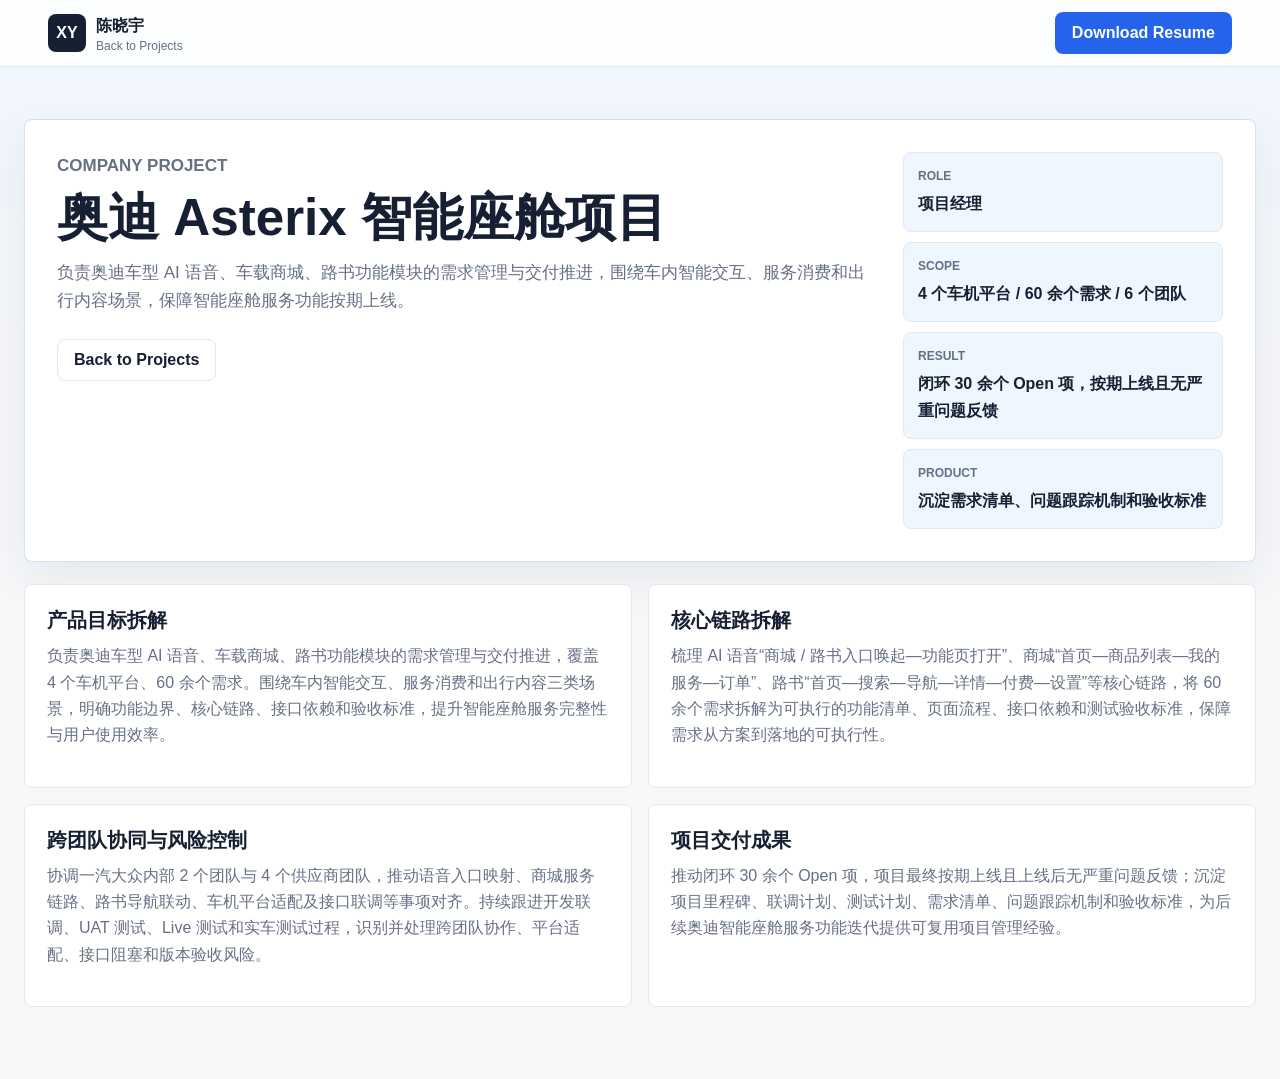
<file: projects/audi-asterix-cockpit.html>
<!doctype html>
<html lang="zh-CN">
  <head>
    <meta charset="utf-8">
    <meta name="viewport" content="width=device-width, initial-scale=1">
    <title>奥迪 Asterix 智能座舱项目 | 陈晓宇</title>
    <link rel="stylesheet" href="../styles.css">
  </head>
  <body class="project-page">
    <header class="site-header">
      <a class="brand" href="../index.html#case-studies"><span class="brand-mark">XY</span><span><strong>陈晓宇</strong><small>Back to Projects</small></span></a>
      <a class="header-cta" href="../assets/chen-xiaoyu-resume.pdf" download>Download Resume</a>
    </header>
    <main class="project-detail section-shell">
      <section class="project-detail-hero">
        <div>
          <p class="eyebrow">Company Project</p>
          <h1>奥迪 Asterix 智能座舱项目</h1>
          <p>负责奥迪车型 AI 语音、车载商城、路书功能模块的需求管理与交付推进，围绕车内智能交互、服务消费和出行内容场景，保障智能座舱服务功能按期上线。</p>
          <div class="project-detail-actions">
            <a class="btn ghost" href="../index.html#case-studies">Back to Projects</a>
          </div>
        </div>
        <aside class="project-facts">
          <div><span>Role</span><strong>项目经理</strong></div>
          <div><span>Scope</span><strong>4 个车机平台 / 60 余个需求 / 6 个团队</strong></div>
          <div><span>Result</span><strong>闭环 30 余个 Open 项，按期上线且无严重问题反馈</strong></div>
          <div><span>Product</span><strong>沉淀需求清单、问题跟踪机制和验收标准</strong></div>
        </aside>
      </section>
      <section class="project-detail-grid">
        <article class="project-detail-card">
          <h3>产品目标拆解</h3>
          <p>负责奥迪车型 AI 语音、车载商城、路书功能模块的需求管理与交付推进，覆盖 4 个车机平台、60 余个需求。围绕车内智能交互、服务消费和出行内容三类场景，明确功能边界、核心链路、接口依赖和验收标准，提升智能座舱服务完整性与用户使用效率。</p>
        </article>
        <article class="project-detail-card">
          <h3>核心链路拆解</h3>
          <p>梳理 AI 语音“商城 / 路书入口唤起—功能页打开”、商城“首页—商品列表—我的服务—订单”、路书“首页—搜索—导航—详情—付费—设置”等核心链路，将 60 余个需求拆解为可执行的功能清单、页面流程、接口依赖和测试验收标准，保障需求从方案到落地的可执行性。</p>
        </article>
        <article class="project-detail-card">
          <h3>跨团队协同与风险控制</h3>
          <p>协调一汽大众内部 2 个团队与 4 个供应商团队，推动语音入口映射、商城服务链路、路书导航联动、车机平台适配及接口联调等事项对齐。持续跟进开发联调、UAT 测试、Live 测试和实车测试过程，识别并处理跨团队协作、平台适配、接口阻塞和版本验收风险。</p>
        </article>
        <article class="project-detail-card">
          <h3>项目交付成果</h3>
          <p>推动闭环 30 余个 Open 项，项目最终按期上线且上线后无严重问题反馈；沉淀项目里程碑、联调计划、测试计划、需求清单、问题跟踪机制和验收标准，为后续奥迪智能座舱服务功能迭代提供可复用项目管理经验。</p>
        </article>
      </section>
    </main>
  </body>
</html>
</file>
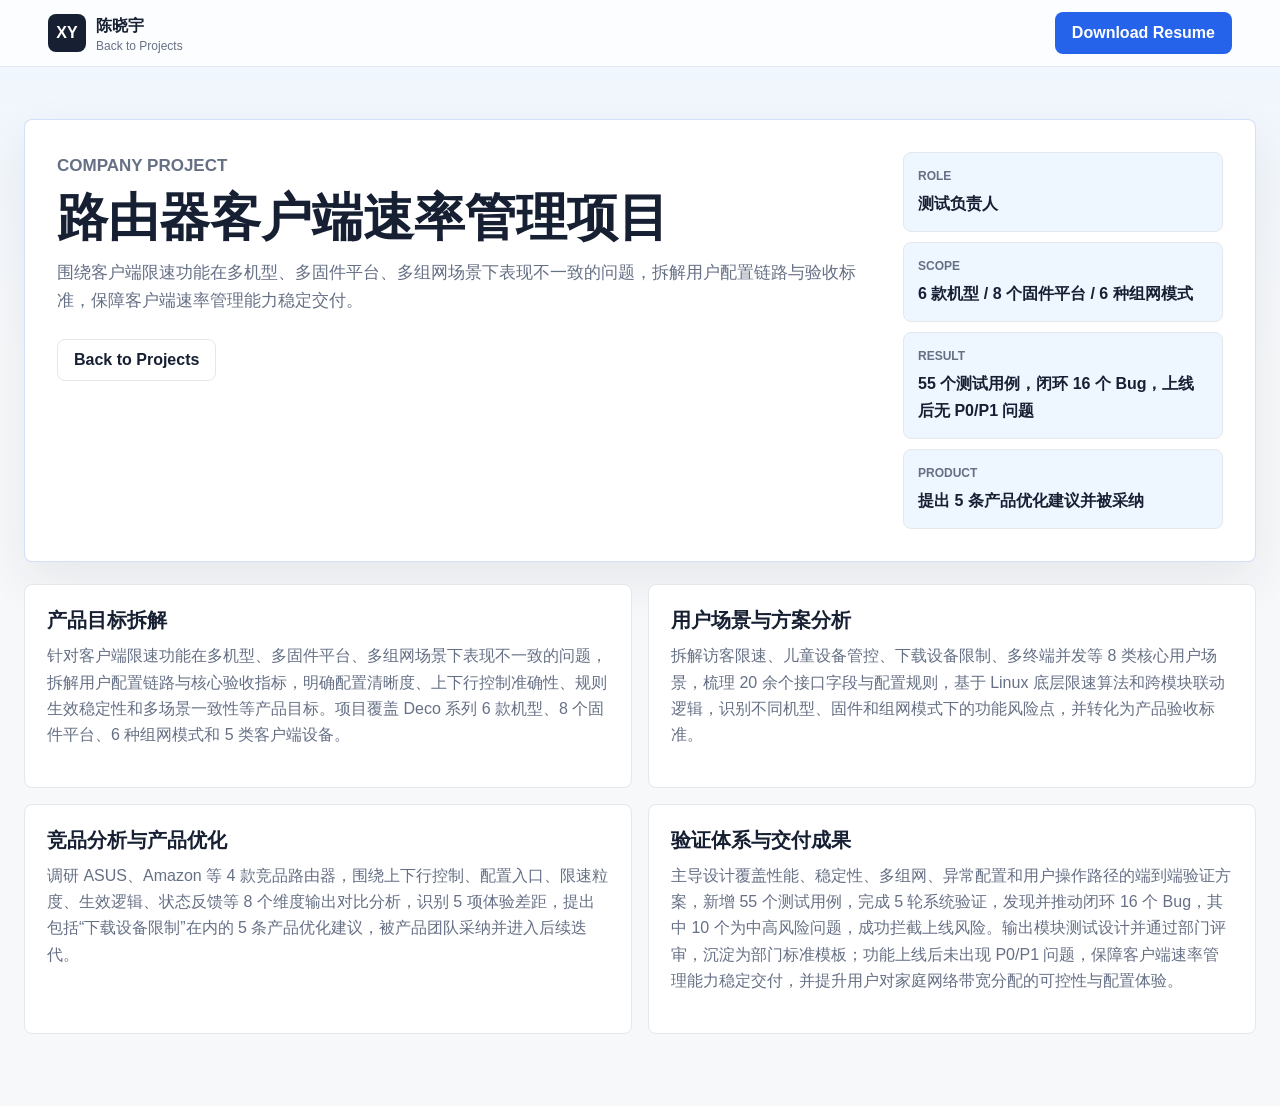
<file: projects/deco-rate-management.html>
<!doctype html>
<html lang="zh-CN">
  <head>
    <meta charset="utf-8">
    <meta name="viewport" content="width=device-width, initial-scale=1">
    <title>路由器客户端速率管理项目 | 陈晓宇</title>
    <link rel="stylesheet" href="../styles.css">
  </head>
  <body class="project-page">
    <header class="site-header">
      <a class="brand" href="../index.html#case-studies"><span class="brand-mark">XY</span><span><strong>陈晓宇</strong><small>Back to Projects</small></span></a>
      <a class="header-cta" href="../assets/chen-xiaoyu-resume.pdf" download>Download Resume</a>
    </header>
    <main class="project-detail section-shell">
      <section class="project-detail-hero">
        <div>
          <p class="eyebrow">Company Project</p>
          <h1>路由器客户端速率管理项目</h1>
          <p>围绕客户端限速功能在多机型、多固件平台、多组网场景下表现不一致的问题，拆解用户配置链路与验收标准，保障客户端速率管理能力稳定交付。</p>
          <div class="project-detail-actions">
            <a class="btn ghost" href="../index.html#case-studies">Back to Projects</a>
          </div>
        </div>
        <aside class="project-facts">
          <div><span>Role</span><strong>测试负责人</strong></div>
          <div><span>Scope</span><strong>6 款机型 / 8 个固件平台 / 6 种组网模式</strong></div>
          <div><span>Result</span><strong>55 个测试用例，闭环 16 个 Bug，上线后无 P0/P1 问题</strong></div>
          <div><span>Product</span><strong>提出 5 条产品优化建议并被采纳</strong></div>
        </aside>
      </section>
      <section class="project-detail-grid">
        <article class="project-detail-card">
          <h3>产品目标拆解</h3>
          <p>针对客户端限速功能在多机型、多固件平台、多组网场景下表现不一致的问题，拆解用户配置链路与核心验收指标，明确配置清晰度、上下行控制准确性、规则生效稳定性和多场景一致性等产品目标。项目覆盖 Deco 系列 6 款机型、8 个固件平台、6 种组网模式和 5 类客户端设备。</p>
        </article>
        <article class="project-detail-card">
          <h3>用户场景与方案分析</h3>
          <p>拆解访客限速、儿童设备管控、下载设备限制、多终端并发等 8 类核心用户场景，梳理 20 余个接口字段与配置规则，基于 Linux 底层限速算法和跨模块联动逻辑，识别不同机型、固件和组网模式下的功能风险点，并转化为产品验收标准。</p>
        </article>
        <article class="project-detail-card">
          <h3>竞品分析与产品优化</h3>
          <p>调研 ASUS、Amazon 等 4 款竞品路由器，围绕上下行控制、配置入口、限速粒度、生效逻辑、状态反馈等 8 个维度输出对比分析，识别 5 项体验差距，提出包括“下载设备限制”在内的 5 条产品优化建议，被产品团队采纳并进入后续迭代。</p>
        </article>
        <article class="project-detail-card">
          <h3>验证体系与交付成果</h3>
          <p>主导设计覆盖性能、稳定性、多组网、异常配置和用户操作路径的端到端验证方案，新增 55 个测试用例，完成 5 轮系统验证，发现并推动闭环 16 个 Bug，其中 10 个为中高风险问题，成功拦截上线风险。输出模块测试设计并通过部门评审，沉淀为部门标准模板；功能上线后未出现 P0/P1 问题，保障客户端速率管理能力稳定交付，并提升用户对家庭网络带宽分配的可控性与配置体验。</p>
        </article>
      </section>
    </main>
  </body>
</html>
</file>
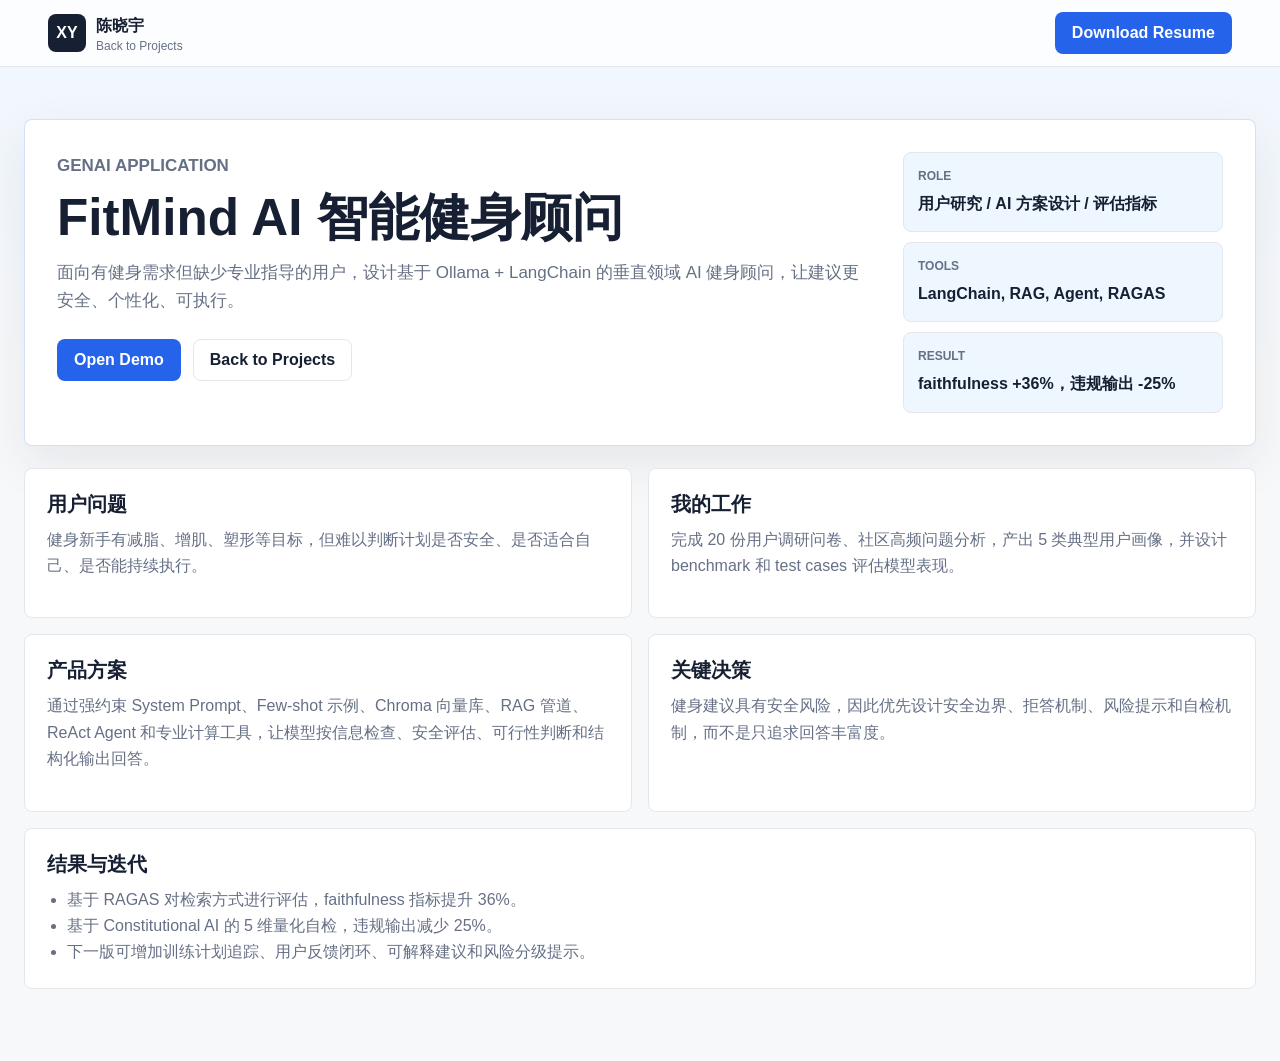
<file: projects/fitmind-ai.html>
<!doctype html>
<html lang="zh-CN">
  <head>
    <meta charset="utf-8">
    <meta name="viewport" content="width=device-width, initial-scale=1">
    <title>FitMind AI 智能健身顾问 | 陈晓宇</title>
    <link rel="stylesheet" href="../styles.css">
  </head>
  <body class="project-page">
    <header class="site-header">
      <a class="brand" href="../index.html#case-studies"><span class="brand-mark">XY</span><span><strong>陈晓宇</strong><small>Back to Projects</small></span></a>
      <a class="header-cta" href="../assets/chen-xiaoyu-resume.pdf" download>Download Resume</a>
    </header>
    <main class="project-detail section-shell">
      <section class="project-detail-hero">
        <div>
          <p class="eyebrow">GenAI Application</p>
          <h1>FitMind AI 智能健身顾问</h1>
          <p>面向有健身需求但缺少专业指导的用户，设计基于 Ollama + LangChain 的垂直领域 AI 健身顾问，让建议更安全、个性化、可执行。</p>
          <div class="project-detail-actions">
            <a class="btn primary" href="https://sherrychen086.github.io/GenAI_Fitness_Advisor/" target="_blank" rel="noreferrer">Open Demo</a>
            <a class="btn ghost" href="../index.html#case-studies">Back to Projects</a>
          </div>
        </div>
        <aside class="project-facts">
          <div><span>Role</span><strong>用户研究 / AI 方案设计 / 评估指标</strong></div>
          <div><span>Tools</span><strong>LangChain, RAG, Agent, RAGAS</strong></div>
          <div><span>Result</span><strong>faithfulness +36%，违规输出 -25%</strong></div>
        </aside>
      </section>
      <section class="project-detail-grid">
        <article class="project-detail-card"><h3>用户问题</h3><p>健身新手有减脂、增肌、塑形等目标，但难以判断计划是否安全、是否适合自己、是否能持续执行。</p></article>
        <article class="project-detail-card"><h3>我的工作</h3><p>完成 20 份用户调研问卷、社区高频问题分析，产出 5 类典型用户画像，并设计 benchmark 和 test cases 评估模型表现。</p></article>
        <article class="project-detail-card"><h3>产品方案</h3><p>通过强约束 System Prompt、Few-shot 示例、Chroma 向量库、RAG 管道、ReAct Agent 和专业计算工具，让模型按信息检查、安全评估、可行性判断和结构化输出回答。</p></article>
        <article class="project-detail-card"><h3>关键决策</h3><p>健身建议具有安全风险，因此优先设计安全边界、拒答机制、风险提示和自检机制，而不是只追求回答丰富度。</p></article>
        <article class="project-detail-card wide"><h3>结果与迭代</h3><ul><li>基于 RAGAS 对检索方式进行评估，faithfulness 指标提升 36%。</li><li>基于 Constitutional AI 的 5 维量化自检，违规输出减少 25%。</li><li>下一版可增加训练计划追踪、用户反馈闭环、可解释建议和风险分级提示。</li></ul></article>
      </section>
    </main>
  </body>
</html>
</file>
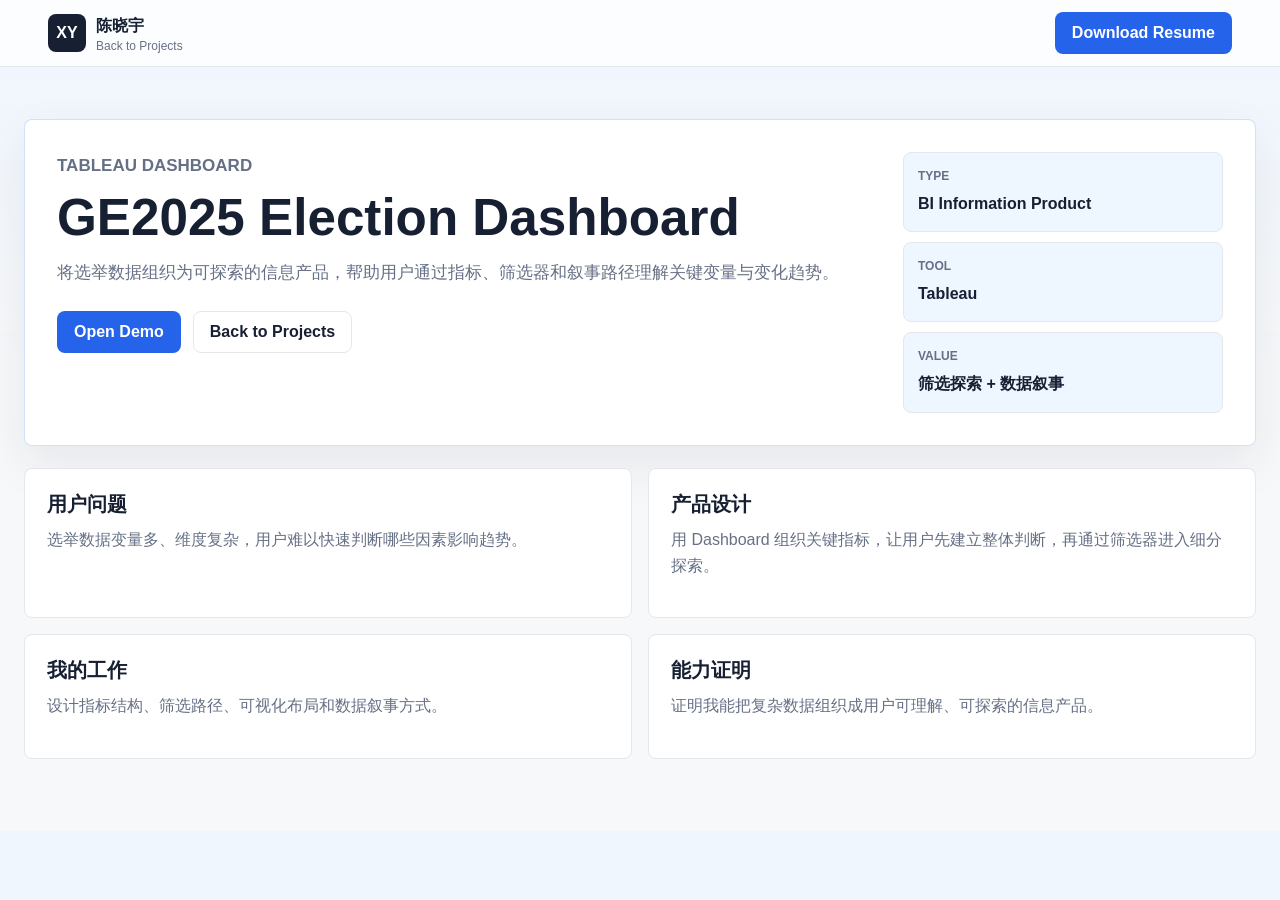
<file: projects/ge2025-dashboard.html>
<!doctype html>
<html lang="zh-CN">
  <head><meta charset="utf-8"><meta name="viewport" content="width=device-width, initial-scale=1"><title>GE2025 Election Dashboard | 陈晓宇</title><link rel="stylesheet" href="../styles.css"></head>
  <body class="project-page">
    <header class="site-header"><a class="brand" href="../index.html#case-studies"><span class="brand-mark">XY</span><span><strong>陈晓宇</strong><small>Back to Projects</small></span></a><a class="header-cta" href="../assets/chen-xiaoyu-resume.pdf" download>Download Resume</a></header>
    <main class="project-detail section-shell">
      <section class="project-detail-hero">
        <div><p class="eyebrow">Tableau Dashboard</p><h1>GE2025 Election Dashboard</h1><p>将选举数据组织为可探索的信息产品，帮助用户通过指标、筛选器和叙事路径理解关键变量与变化趋势。</p><div class="project-detail-actions"><a class="btn primary" href="https://public.tableau.com/app/profile/sherry.sherry3169/viz/GE2025_17600117183590/1?publish=yes" target="_blank" rel="noreferrer">Open Demo</a><a class="btn ghost" href="../index.html#case-studies">Back to Projects</a></div></div>
        <aside class="project-facts"><div><span>Type</span><strong>BI Information Product</strong></div><div><span>Tool</span><strong>Tableau</strong></div><div><span>Value</span><strong>筛选探索 + 数据叙事</strong></div></aside>
      </section>
      <section class="project-detail-grid">
        <article class="project-detail-card"><h3>用户问题</h3><p>选举数据变量多、维度复杂，用户难以快速判断哪些因素影响趋势。</p></article>
        <article class="project-detail-card"><h3>产品设计</h3><p>用 Dashboard 组织关键指标，让用户先建立整体判断，再通过筛选器进入细分探索。</p></article>
        <article class="project-detail-card"><h3>我的工作</h3><p>设计指标结构、筛选路径、可视化布局和数据叙事方式。</p></article>
        <article class="project-detail-card"><h3>能力证明</h3><p>证明我能把复杂数据组织成用户可理解、可探索的信息产品。</p></article>
      </section>
    </main>
  </body>
</html>
</file>
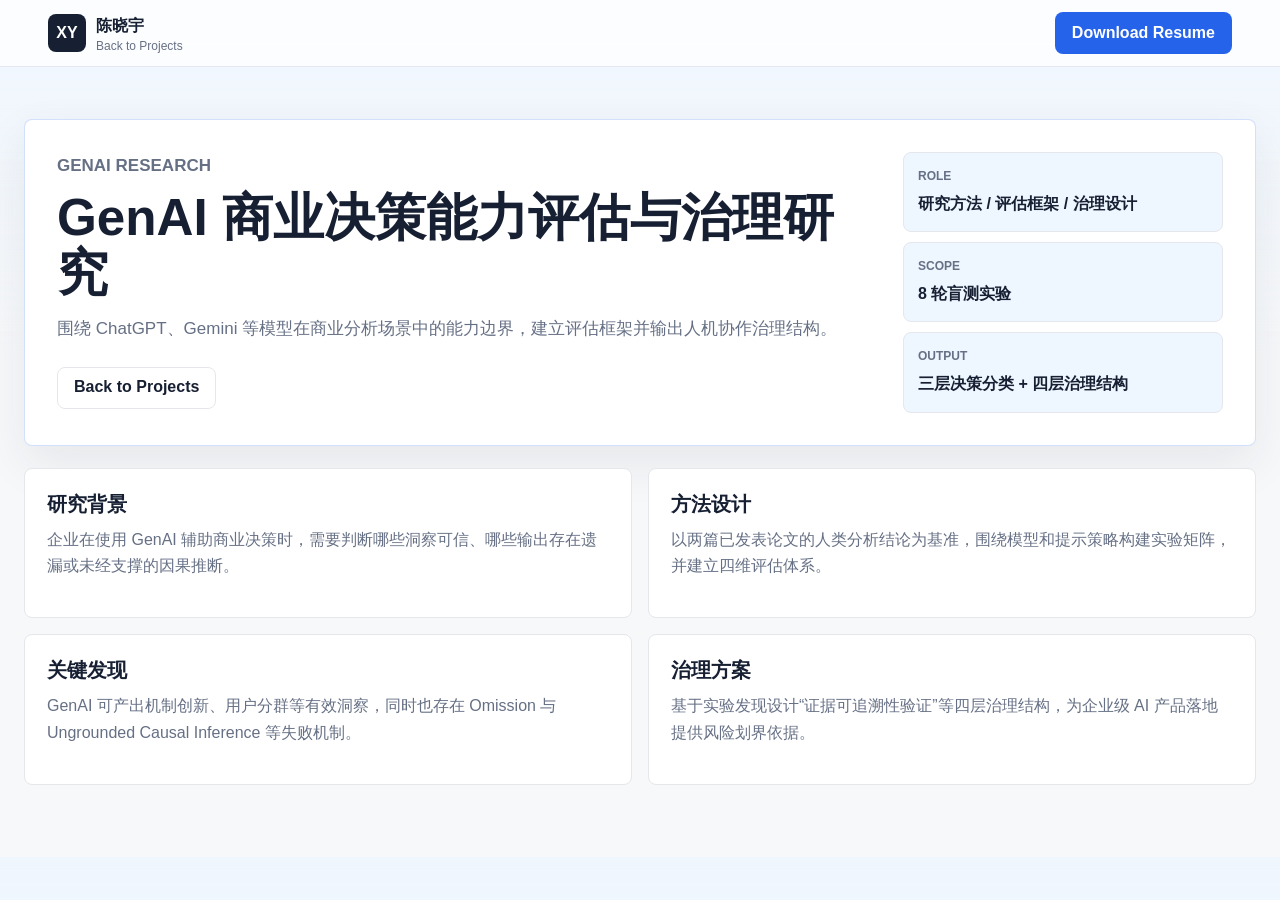
<file: projects/genai-governance.html>
<!doctype html>
<html lang="zh-CN">
  <head><meta charset="utf-8"><meta name="viewport" content="width=device-width, initial-scale=1"><title>GenAI 商业决策能力评估与治理研究 | 陈晓宇</title><link rel="stylesheet" href="../styles.css"></head>
  <body class="project-page">
    <header class="site-header"><a class="brand" href="../index.html#case-studies"><span class="brand-mark">XY</span><span><strong>陈晓宇</strong><small>Back to Projects</small></span></a><a class="header-cta" href="../assets/chen-xiaoyu-resume.pdf" download>Download Resume</a></header>
    <main class="project-detail section-shell">
      <section class="project-detail-hero">
        <div><p class="eyebrow">GenAI Research</p><h1>GenAI 商业决策能力评估与治理研究</h1><p>围绕 ChatGPT、Gemini 等模型在商业分析场景中的能力边界，建立评估框架并输出人机协作治理结构。</p><div class="project-detail-actions"><a class="btn ghost" href="../index.html#case-studies">Back to Projects</a></div></div>
        <aside class="project-facts"><div><span>Role</span><strong>研究方法 / 评估框架 / 治理设计</strong></div><div><span>Scope</span><strong>8 轮盲测实验</strong></div><div><span>Output</span><strong>三层决策分类 + 四层治理结构</strong></div></aside>
      </section>
      <section class="project-detail-grid">
        <article class="project-detail-card"><h3>研究背景</h3><p>企业在使用 GenAI 辅助商业决策时，需要判断哪些洞察可信、哪些输出存在遗漏或未经支撑的因果推断。</p></article>
        <article class="project-detail-card"><h3>方法设计</h3><p>以两篇已发表论文的人类分析结论为基准，围绕模型和提示策略构建实验矩阵，并建立四维评估体系。</p></article>
        <article class="project-detail-card"><h3>关键发现</h3><p>GenAI 可产出机制创新、用户分群等有效洞察，同时也存在 Omission 与 Ungrounded Causal Inference 等失败机制。</p></article>
        <article class="project-detail-card"><h3>治理方案</h3><p>基于实验发现设计“证据可追溯性验证”等四层治理结构，为企业级 AI 产品落地提供风险划界依据。</p></article>
      </section>
    </main>
  </body>
</html>
</file>
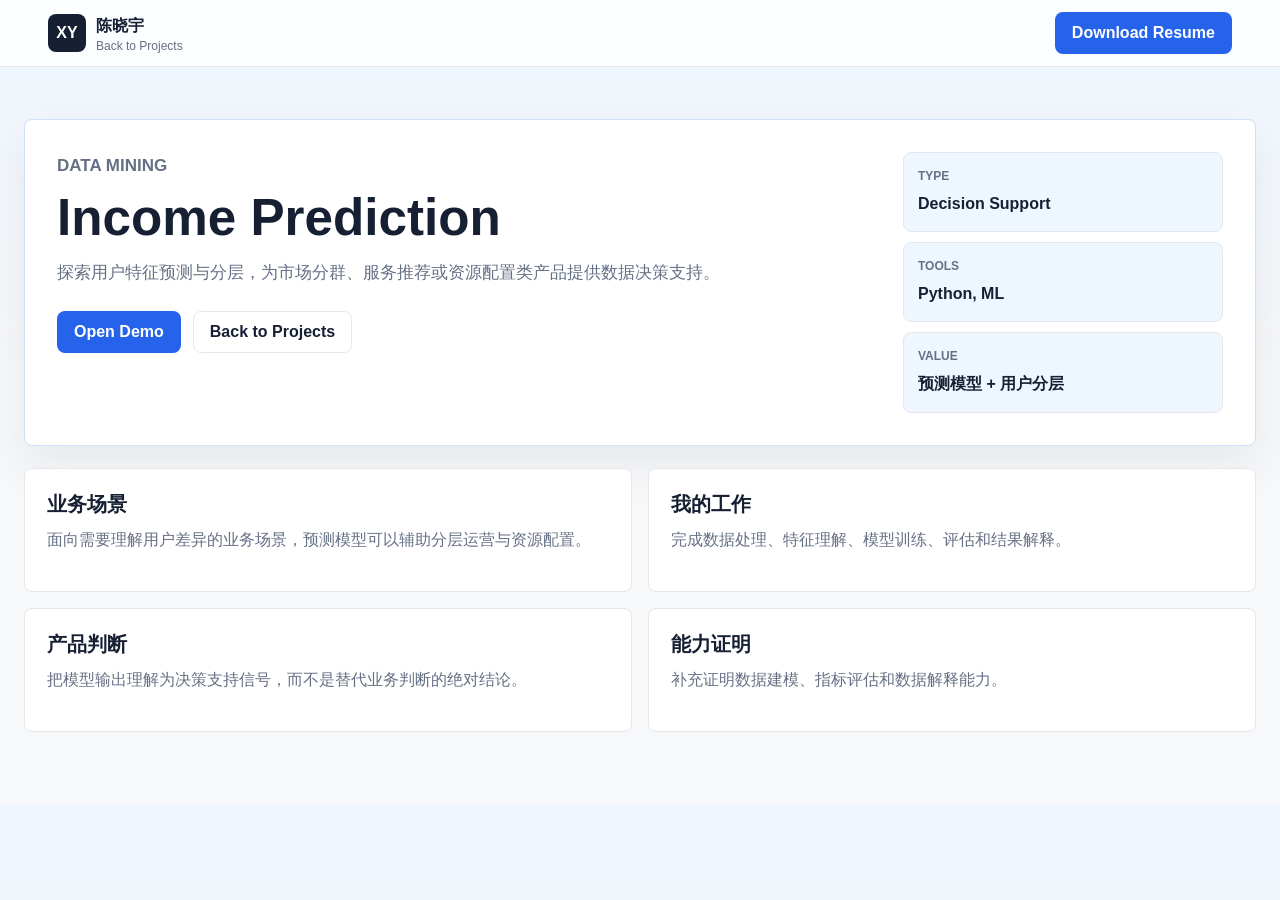
<file: projects/income-prediction.html>
<!doctype html>
<html lang="zh-CN">
  <head><meta charset="utf-8"><meta name="viewport" content="width=device-width, initial-scale=1"><title>Income Prediction | 陈晓宇</title><link rel="stylesheet" href="../styles.css"></head>
  <body class="project-page">
    <header class="site-header"><a class="brand" href="../index.html#case-studies"><span class="brand-mark">XY</span><span><strong>陈晓宇</strong><small>Back to Projects</small></span></a><a class="header-cta" href="../assets/chen-xiaoyu-resume.pdf" download>Download Resume</a></header>
    <main class="project-detail section-shell">
      <section class="project-detail-hero">
        <div><p class="eyebrow">Data Mining</p><h1>Income Prediction</h1><p>探索用户特征预测与分层，为市场分群、服务推荐或资源配置类产品提供数据决策支持。</p><div class="project-detail-actions"><a class="btn primary" href="https://sherrychen086.github.io/Income_Prediction" target="_blank" rel="noreferrer">Open Demo</a><a class="btn ghost" href="../index.html#case-studies">Back to Projects</a></div></div>
        <aside class="project-facts"><div><span>Type</span><strong>Decision Support</strong></div><div><span>Tools</span><strong>Python, ML</strong></div><div><span>Value</span><strong>预测模型 + 用户分层</strong></div></aside>
      </section>
      <section class="project-detail-grid">
        <article class="project-detail-card"><h3>业务场景</h3><p>面向需要理解用户差异的业务场景，预测模型可以辅助分层运营与资源配置。</p></article>
        <article class="project-detail-card"><h3>我的工作</h3><p>完成数据处理、特征理解、模型训练、评估和结果解释。</p></article>
        <article class="project-detail-card"><h3>产品判断</h3><p>把模型输出理解为决策支持信号，而不是替代业务判断的绝对结论。</p></article>
        <article class="project-detail-card"><h3>能力证明</h3><p>补充证明数据建模、指标评估和数据解释能力。</p></article>
      </section>
    </main>
  </body>
</html>
</file>
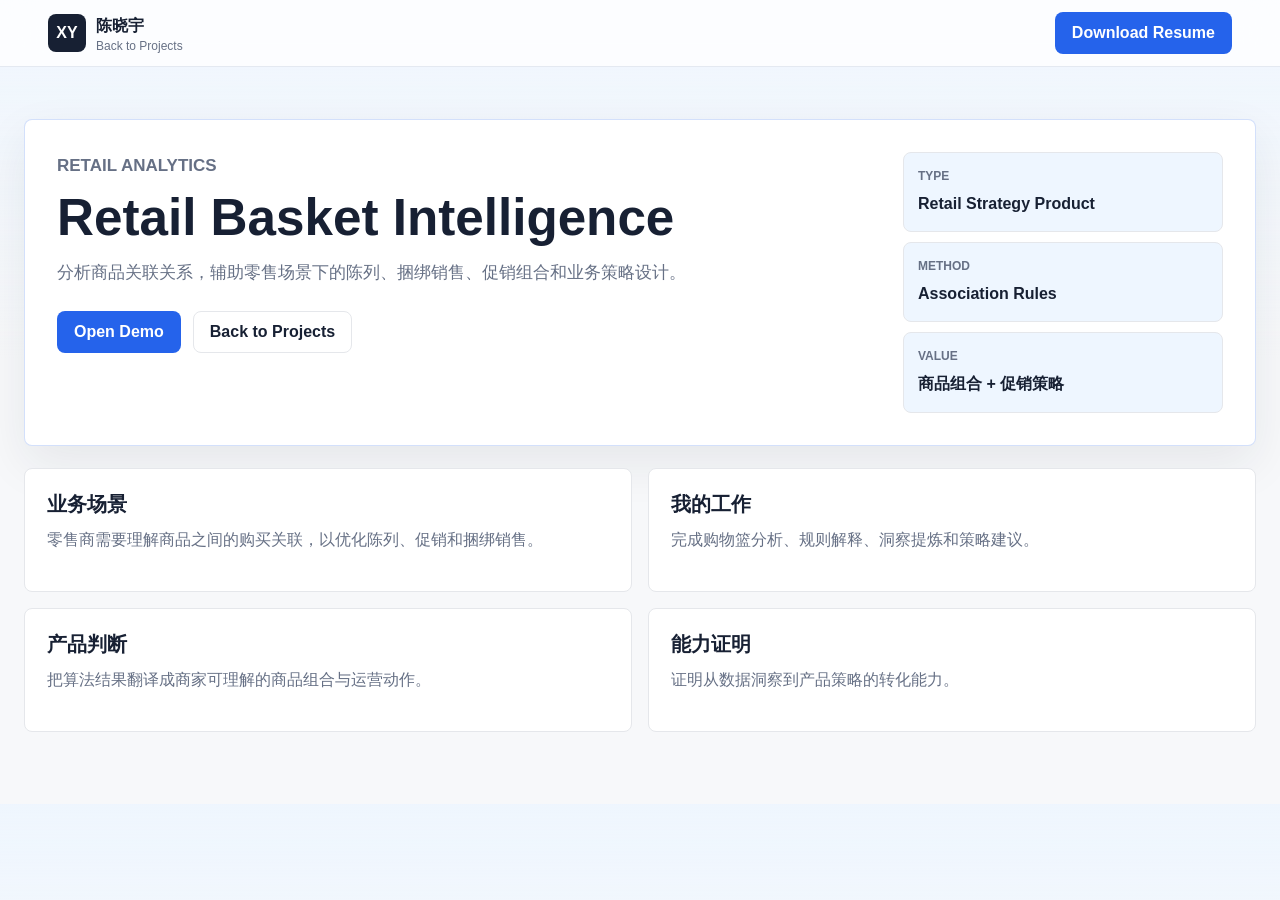
<file: projects/retail-basket-intelligence.html>
<!doctype html>
<html lang="zh-CN">
  <head><meta charset="utf-8"><meta name="viewport" content="width=device-width, initial-scale=1"><title>Retail Basket Intelligence | 陈晓宇</title><link rel="stylesheet" href="../styles.css"></head>
  <body class="project-page">
    <header class="site-header"><a class="brand" href="../index.html#case-studies"><span class="brand-mark">XY</span><span><strong>陈晓宇</strong><small>Back to Projects</small></span></a><a class="header-cta" href="../assets/chen-xiaoyu-resume.pdf" download>Download Resume</a></header>
    <main class="project-detail section-shell">
      <section class="project-detail-hero">
        <div><p class="eyebrow">Retail Analytics</p><h1>Retail Basket Intelligence</h1><p>分析商品关联关系，辅助零售场景下的陈列、捆绑销售、促销组合和业务策略设计。</p><div class="project-detail-actions"><a class="btn primary" href="https://sherrychen086.github.io/Retail_Basket_Intelligence" target="_blank" rel="noreferrer">Open Demo</a><a class="btn ghost" href="../index.html#case-studies">Back to Projects</a></div></div>
        <aside class="project-facts"><div><span>Type</span><strong>Retail Strategy Product</strong></div><div><span>Method</span><strong>Association Rules</strong></div><div><span>Value</span><strong>商品组合 + 促销策略</strong></div></aside>
      </section>
      <section class="project-detail-grid">
        <article class="project-detail-card"><h3>业务场景</h3><p>零售商需要理解商品之间的购买关联，以优化陈列、促销和捆绑销售。</p></article>
        <article class="project-detail-card"><h3>我的工作</h3><p>完成购物篮分析、规则解释、洞察提炼和策略建议。</p></article>
        <article class="project-detail-card"><h3>产品判断</h3><p>把算法结果翻译成商家可理解的商品组合与运营动作。</p></article>
        <article class="project-detail-card"><h3>能力证明</h3><p>证明从数据洞察到产品策略的转化能力。</p></article>
      </section>
    </main>
  </body>
</html>
</file>
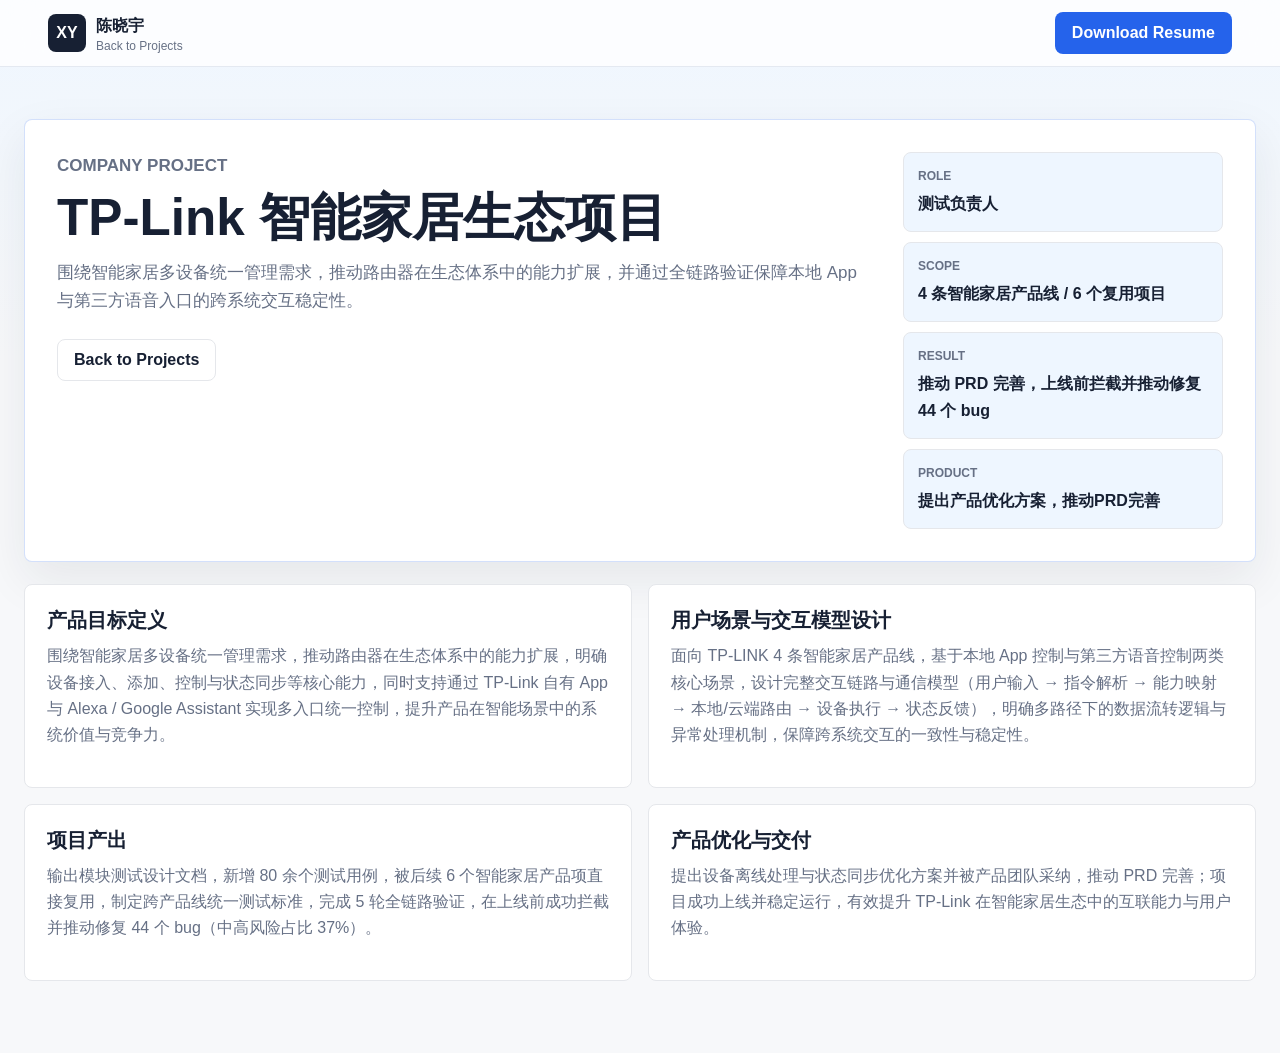
<file: projects/tplink-smart-home.html>
<!doctype html>
<html lang="zh-CN">
  <head>
    <meta charset="utf-8">
    <meta name="viewport" content="width=device-width, initial-scale=1">
    <title>TP-Link 智能家居生态项目 | 陈晓宇</title>
    <link rel="stylesheet" href="../styles.css">
  </head>
  <body class="project-page">
    <header class="site-header">
      <a class="brand" href="../index.html#case-studies"><span class="brand-mark">XY</span><span><strong>陈晓宇</strong><small>Back to Projects</small></span></a>
      <a class="header-cta" href="../assets/chen-xiaoyu-resume.pdf" download>Download Resume</a>
    </header>
    <main class="project-detail section-shell">
      <section class="project-detail-hero">
        <div>
          <p class="eyebrow">Company Project</p>
          <h1>TP-Link 智能家居生态项目</h1>
          <p>围绕智能家居多设备统一管理需求，推动路由器在生态体系中的能力扩展，并通过全链路验证保障本地 App 与第三方语音入口的跨系统交互稳定性。</p>
          <div class="project-detail-actions">
            <a class="btn ghost" href="../index.html#case-studies">Back to Projects</a>
          </div>
        </div>
        <aside class="project-facts">
          <div><span>Role</span><strong>测试负责人</strong></div>
          <div><span>Scope</span><strong>4 条智能家居产品线 / 6 个复用项目</strong></div>
          <div><span>Result</span><strong>推动 PRD 完善，上线前拦截并推动修复 44 个 bug</strong></div>
          <div><span>Product</span><strong>提出产品优化方案，推动PRD完善</strong></div>
        </aside>
      </section>
      <section class="project-detail-grid">
        <article class="project-detail-card">
          <h3>产品目标定义</h3>
          <p>围绕智能家居多设备统一管理需求，推动路由器在生态体系中的能力扩展，明确设备接入、添加、控制与状态同步等核心能力，同时支持通过 TP-Link 自有 App 与 Alexa / Google Assistant 实现多入口统一控制，提升产品在智能场景中的系统价值与竞争力。</p>
        </article>
        <article class="project-detail-card">
          <h3>用户场景与交互模型设计</h3>
          <p>面向 TP-LINK 4 条智能家居产品线，基于本地 App 控制与第三方语音控制两类核心场景，设计完整交互链路与通信模型（用户输入 → 指令解析 → 能力映射 → 本地/云端路由 → 设备执行 → 状态反馈），明确多路径下的数据流转逻辑与异常处理机制，保障跨系统交互的一致性与稳定性。</p>
        </article>
        <article class="project-detail-card">
          <h3>项目产出</h3>
          <p>输出模块测试设计文档，新增 80 余个测试用例，被后续 6 个智能家居产品项直接复用，制定跨产品线统一测试标准，完成 5 轮全链路验证，在上线前成功拦截并推动修复 44 个 bug（中高风险占比 37%）。</p>
        </article>
        <article class="project-detail-card">
          <h3>产品优化与交付</h3>
          <p>提出设备离线处理与状态同步优化方案并被产品团队采纳，推动 PRD 完善；项目成功上线并稳定运行，有效提升 TP-Link 在智能家居生态中的互联能力与用户体验。</p>
        </article>
      </section>
    </main>
  </body>
</html>
</file>
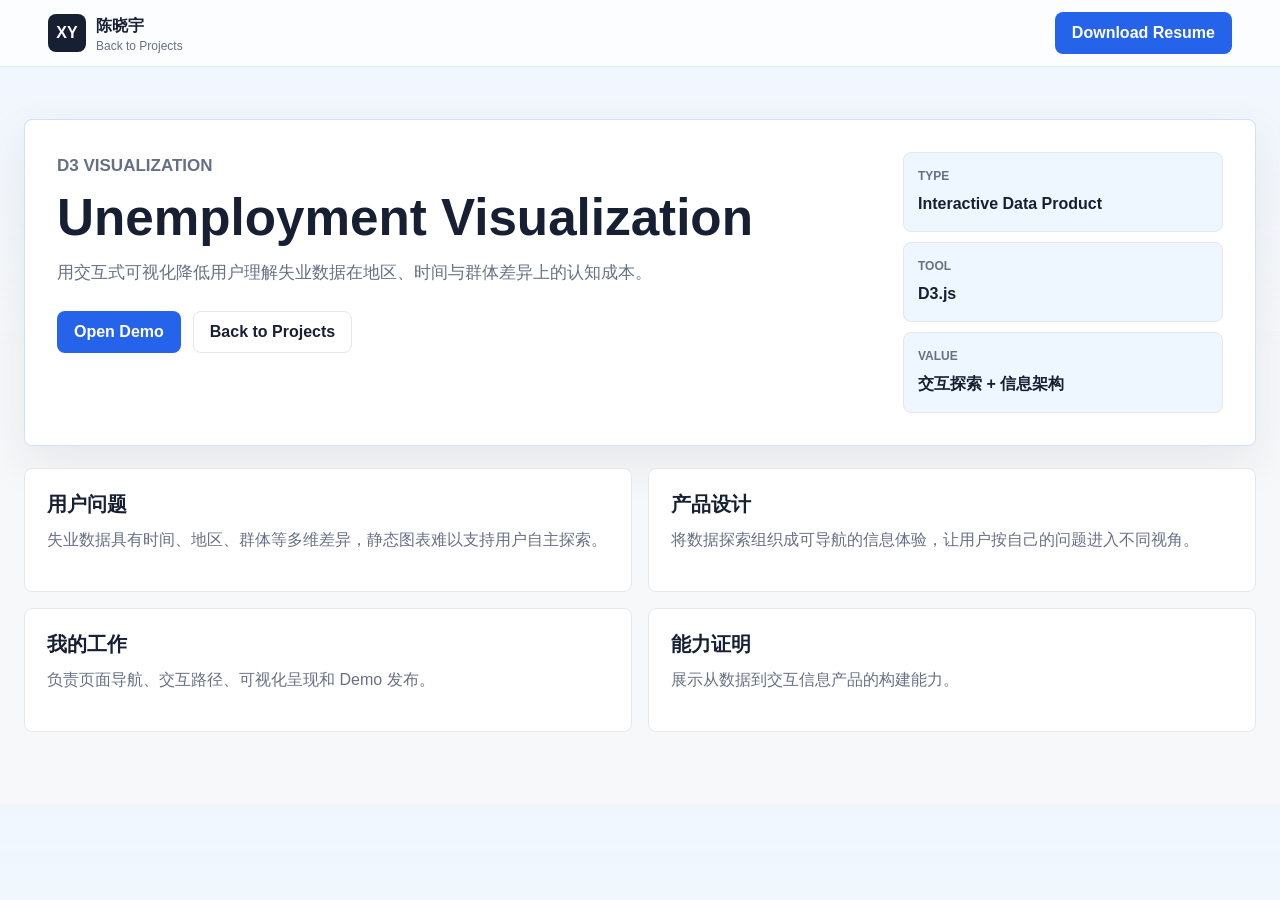
<file: projects/unemployment-visualization.html>
<!doctype html>
<html lang="zh-CN">
  <head><meta charset="utf-8"><meta name="viewport" content="width=device-width, initial-scale=1"><title>Unemployment Visualization | 陈晓宇</title><link rel="stylesheet" href="../styles.css"></head>
  <body class="project-page">
    <header class="site-header"><a class="brand" href="../index.html#case-studies"><span class="brand-mark">XY</span><span><strong>陈晓宇</strong><small>Back to Projects</small></span></a><a class="header-cta" href="../assets/chen-xiaoyu-resume.pdf" download>Download Resume</a></header>
    <main class="project-detail section-shell">
      <section class="project-detail-hero">
        <div><p class="eyebrow">D3 Visualization</p><h1>Unemployment Visualization</h1><p>用交互式可视化降低用户理解失业数据在地区、时间与群体差异上的认知成本。</p><div class="project-detail-actions"><a class="btn primary" href="https://sherrychen086.github.io/D3_Visualization_Unemployment/0_Home&amp;NVpage/NavigationPage.html" target="_blank" rel="noreferrer">Open Demo</a><a class="btn ghost" href="../index.html#case-studies">Back to Projects</a></div></div>
        <aside class="project-facts"><div><span>Type</span><strong>Interactive Data Product</strong></div><div><span>Tool</span><strong>D3.js</strong></div><div><span>Value</span><strong>交互探索 + 信息架构</strong></div></aside>
      </section>
      <section class="project-detail-grid">
        <article class="project-detail-card"><h3>用户问题</h3><p>失业数据具有时间、地区、群体等多维差异，静态图表难以支持用户自主探索。</p></article>
        <article class="project-detail-card"><h3>产品设计</h3><p>将数据探索组织成可导航的信息体验，让用户按自己的问题进入不同视角。</p></article>
        <article class="project-detail-card"><h3>我的工作</h3><p>负责页面导航、交互路径、可视化呈现和 Demo 发布。</p></article>
        <article class="project-detail-card"><h3>能力证明</h3><p>展示从数据到交互信息产品的构建能力。</p></article>
      </section>
    </main>
  </body>
</html>
</file>
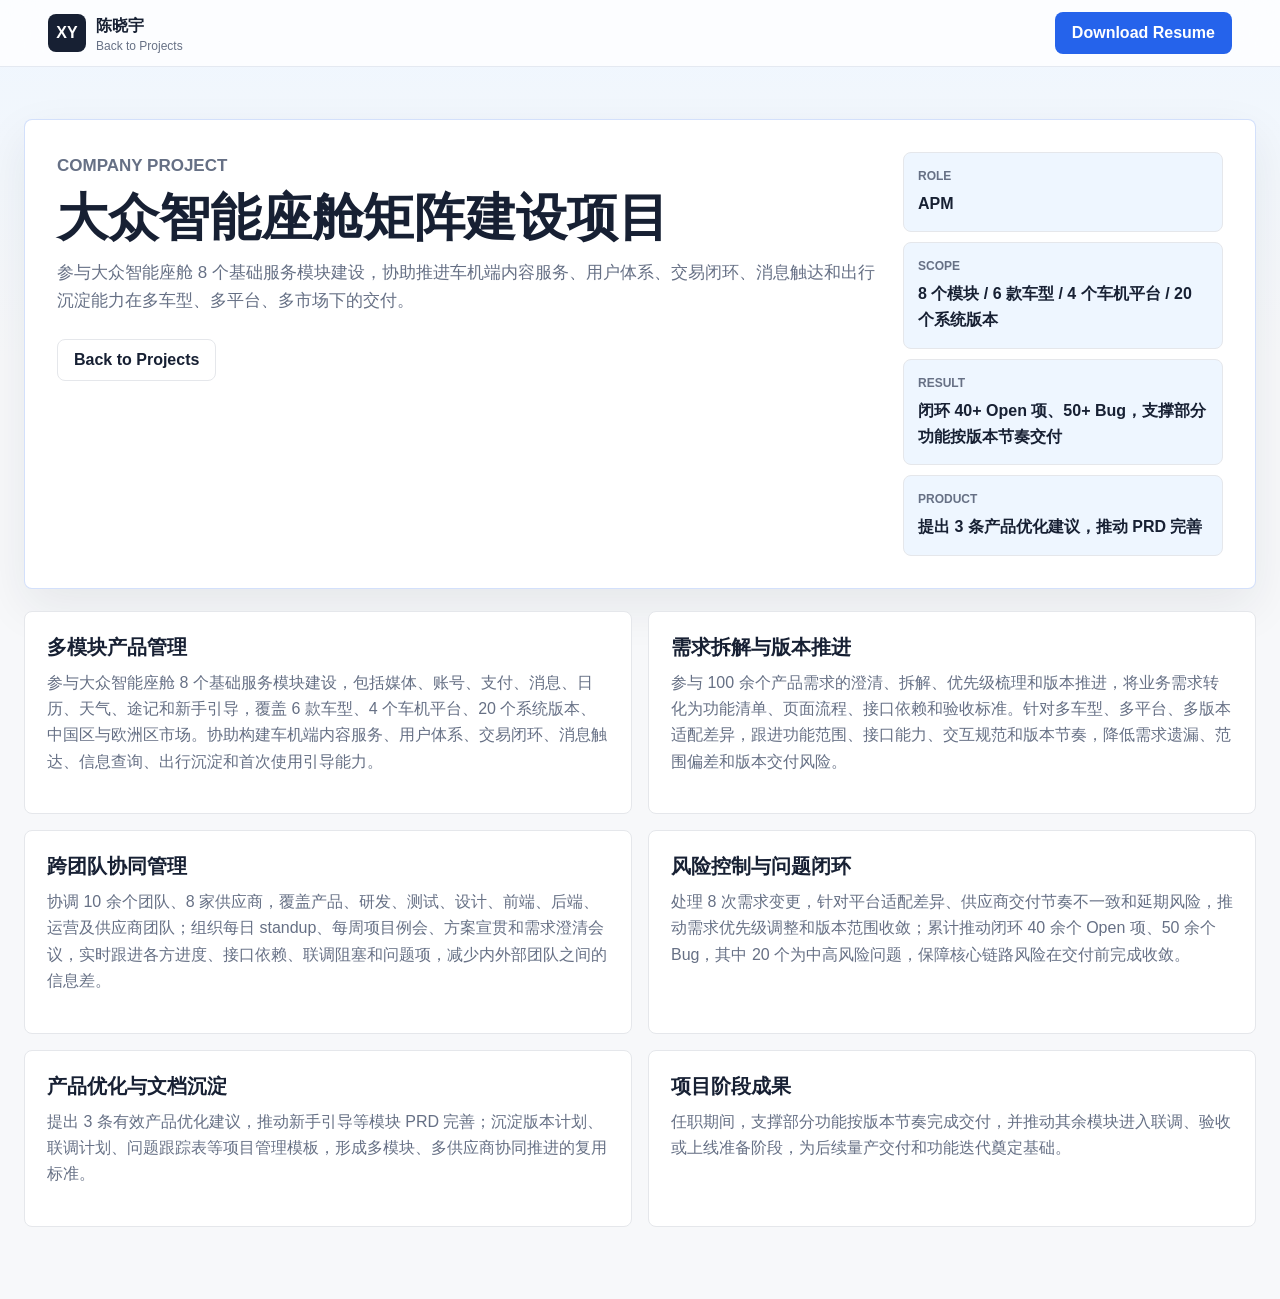
<file: projects/vw-cockpit-matrix.html>
<!doctype html>
<html lang="zh-CN">
  <head>
    <meta charset="utf-8">
    <meta name="viewport" content="width=device-width, initial-scale=1">
    <title>大众智能座舱矩阵建设项目 | 陈晓宇</title>
    <link rel="stylesheet" href="../styles.css">
  </head>
  <body class="project-page">
    <header class="site-header">
      <a class="brand" href="../index.html#case-studies"><span class="brand-mark">XY</span><span><strong>陈晓宇</strong><small>Back to Projects</small></span></a>
      <a class="header-cta" href="../assets/chen-xiaoyu-resume.pdf" download>Download Resume</a>
    </header>
    <main class="project-detail section-shell">
      <section class="project-detail-hero">
        <div>
          <p class="eyebrow">Company Project</p>
          <h1>大众智能座舱矩阵建设项目</h1>
          <p>参与大众智能座舱 8 个基础服务模块建设，协助推进车机端内容服务、用户体系、交易闭环、消息触达和出行沉淀能力在多车型、多平台、多市场下的交付。</p>
          <div class="project-detail-actions">
            <a class="btn ghost" href="../index.html#case-studies">Back to Projects</a>
          </div>
        </div>
        <aside class="project-facts">
          <div><span>Role</span><strong>APM</strong></div>
          <div><span>Scope</span><strong>8 个模块 / 6 款车型 / 4 个车机平台 / 20 个系统版本</strong></div>
          <div><span>Result</span><strong>闭环 40+ Open 项、50+ Bug，支撑部分功能按版本节奏交付</strong></div>
          <div><span>Product</span><strong>提出 3 条产品优化建议，推动 PRD 完善</strong></div>
        </aside>
      </section>
      <section class="project-detail-grid">
        <article class="project-detail-card">
          <h3>多模块产品管理</h3>
          <p>参与大众智能座舱 8 个基础服务模块建设，包括媒体、账号、支付、消息、日历、天气、途记和新手引导，覆盖 6 款车型、4 个车机平台、20 个系统版本、中国区与欧洲区市场。协助构建车机端内容服务、用户体系、交易闭环、消息触达、信息查询、出行沉淀和首次使用引导能力。</p>
        </article>
        <article class="project-detail-card">
          <h3>需求拆解与版本推进</h3>
          <p>参与 100 余个产品需求的澄清、拆解、优先级梳理和版本推进，将业务需求转化为功能清单、页面流程、接口依赖和验收标准。针对多车型、多平台、多版本适配差异，跟进功能范围、接口能力、交互规范和版本节奏，降低需求遗漏、范围偏差和版本交付风险。</p>
        </article>
        <article class="project-detail-card">
          <h3>跨团队协同管理</h3>
          <p>协调 10 余个团队、8 家供应商，覆盖产品、研发、测试、设计、前端、后端、运营及供应商团队；组织每日 standup、每周项目例会、方案宣贯和需求澄清会议，实时跟进各方进度、接口依赖、联调阻塞和问题项，减少内外部团队之间的信息差。</p>
        </article>
        <article class="project-detail-card">
          <h3>风险控制与问题闭环</h3>
          <p>处理 8 次需求变更，针对平台适配差异、供应商交付节奏不一致和延期风险，推动需求优先级调整和版本范围收敛；累计推动闭环 40 余个 Open 项、50 余个 Bug，其中 20 个为中高风险问题，保障核心链路风险在交付前完成收敛。</p>
        </article>
        <article class="project-detail-card">
          <h3>产品优化与文档沉淀</h3>
          <p>提出 3 条有效产品优化建议，推动新手引导等模块 PRD 完善；沉淀版本计划、联调计划、问题跟踪表等项目管理模板，形成多模块、多供应商协同推进的复用标准。</p>
        </article>
        <article class="project-detail-card">
          <h3>项目阶段成果</h3>
          <p>任职期间，支撑部分功能按版本节奏完成交付，并推动其余模块进入联调、验收或上线准备阶段，为后续量产交付和功能迭代奠定基础。</p>
        </article>
      </section>
    </main>
  </body>
</html>
</file>
<file: styles.css>
﻿:root {
  --bg: #f7f8fa;
  --card: #ffffff;
  --text: #172033;
  --muted: #667085;
  --line: #e5e7eb;
  --blue: #2563eb;
  --blue-dark: #1749b4;
  --teal: #14b8a6;
  --teal-soft: #e6fffa;
  --blue-soft: #eef6ff;
  --amber: #f59e0b;
  --shadow: 0 18px 48px rgba(23, 32, 51, 0.08);
  --header-bg: rgba(255, 255, 255, 0.78);
  --dock-bg: rgba(255, 255, 255, 0.74);
  --dock-line: rgba(226, 232, 240, 0.92);
  --nav-active-bg: #172033;
  --nav-active-text: #ffffff;
  --radius: 8px;
}

body[data-theme="dark"] {
  --bg: #0d1320;
  --card: #121a2a;
  --text: #eef4ff;
  --muted: #a9b4c7;
  --line: #253044;
  --blue: #60a5fa;
  --blue-dark: #3b82f6;
  --teal: #2dd4bf;
  --teal-soft: rgba(20, 184, 166, 0.14);
  --blue-soft: rgba(96, 165, 250, 0.16);
  --shadow: 0 20px 54px rgba(0, 0, 0, 0.34);
  --header-bg: rgba(13, 19, 32, 0.78);
  --dock-bg: rgba(18, 26, 42, 0.82);
  --dock-line: rgba(148, 163, 184, 0.2);
  --nav-active-bg: #eef4ff;
  --nav-active-text: #0d1320;
}

* {
  box-sizing: border-box;
}

html {
  scroll-behavior: smooth;
}

body {
  margin: 0;
  color: var(--text);
  background:
    linear-gradient(180deg, rgba(238, 246, 255, 0.85), rgba(247, 248, 250, 0) 440px),
    var(--bg);
  font-family: Inter, "Noto Sans SC", "Microsoft YaHei", Arial, sans-serif;
  line-height: 1.65;
}

body[data-theme="dark"] {
  background:
    radial-gradient(circle at top left, rgba(96, 165, 250, 0.2), transparent 360px),
    linear-gradient(180deg, rgba(20, 184, 166, 0.08), rgba(13, 19, 32, 0) 460px),
    var(--bg);
}

a {
  color: inherit;
  text-decoration: none;
}

.site-header {
  position: sticky;
  top: 0;
  z-index: 50;
  display: flex;
  align-items: center;
  justify-content: space-between;
  gap: 24px;
  padding: 12px clamp(18px, 4vw, 48px);
  border-bottom: 1px solid var(--dock-line);
  background: var(--header-bg);
  backdrop-filter: blur(18px);
}

.brand {
  display: flex;
  align-items: center;
  gap: 10px;
  min-width: 190px;
}

.brand-mark {
  display: grid;
  place-items: center;
  width: 38px;
  height: 38px;
  border-radius: var(--radius);
  color: #fff;
  background: var(--text);
  font-weight: 800;
}

body[data-theme="dark"] .brand-mark {
  color: #0d1320;
}

.brand strong,
.brand small {
  display: block;
}

.brand small {
  color: var(--muted);
  font-size: 12px;
  line-height: 1.2;
}

.nav-dock {
  display: inline-flex;
  align-items: center;
  gap: 8px;
  padding: 6px;
  border: 1px solid var(--dock-line);
  border-radius: 999px;
  background: var(--dock-bg);
  box-shadow: 0 14px 34px rgba(15, 23, 42, 0.08);
  backdrop-filter: blur(18px);
}

.nav-links {
  display: flex;
  align-items: center;
  gap: 2px;
  color: #3b4457;
  font-size: 13px;
}

.nav-links a {
  position: relative;
  display: inline-flex;
  align-items: center;
  gap: 6px;
  min-height: 38px;
  padding: 0 12px;
  border-radius: 999px;
  color: var(--muted);
  font-weight: 800;
  transition: color 180ms ease, background 180ms ease, box-shadow 180ms ease, transform 180ms ease;
}

.nav-links a:hover,
.nav-links a.is-active {
  color: var(--blue);
}

.nav-links a.is-active {
  color: var(--nav-active-text);
  background: var(--nav-active-bg);
  box-shadow: 0 10px 24px rgba(23, 32, 51, 0.18);
}

.nav-links a::after {
  position: absolute;
  right: 18px;
  bottom: 4px;
  left: 18px;
  height: 2px;
  border-radius: 999px;
  background: var(--teal);
  content: "";
  opacity: 0;
  transform: scaleX(0.35);
  transition: opacity 180ms ease, transform 180ms ease;
}

.nav-links a.is-active::after {
  opacity: 1;
  transform: scaleX(1);
}

.nav-icon,
.nav-icon svg {
  width: 16px;
  height: 16px;
}

.nav-icon svg {
  display: block;
  fill: none;
  stroke: currentColor;
  stroke-linecap: round;
  stroke-linejoin: round;
  stroke-width: 1.9;
}

.theme-toggle {
  display: inline-flex;
  align-items: center;
  gap: 7px;
  min-height: 38px;
  padding: 0 12px;
  border: 0;
  border-radius: 999px;
  color: var(--text);
  background: var(--blue-soft);
  font: inherit;
  font-size: 13px;
  font-weight: 900;
  cursor: pointer;
  transition: background 180ms ease, transform 180ms ease;
}

.theme-toggle:hover {
  transform: translateY(-1px);
}

.theme-icon {
  position: relative;
  width: 16px;
  height: 16px;
  border-radius: 999px;
  background: var(--text);
  box-shadow: inset -5px -3px 0 var(--blue-soft);
}

body[data-theme="dark"] .theme-icon {
  background: #fbbf24;
  box-shadow: 0 0 0 4px rgba(251, 191, 36, 0.16);
}

.header-cta,
.btn {
  display: inline-flex;
  align-items: center;
  justify-content: center;
  min-height: 42px;
  padding: 0 16px;
  border: 1px solid transparent;
  border-radius: var(--radius);
  font-weight: 700;
  white-space: nowrap;
  transition: transform 180ms ease, border-color 180ms ease, background 180ms ease;
}

.header-cta,
.btn.primary {
  color: #fff;
  background: var(--blue);
}

.header-cta:hover,
.btn.primary:hover {
  background: var(--blue-dark);
  transform: translateY(-1px);
}

.btn.secondary {
  color: var(--blue);
  border-color: rgba(37, 99, 235, 0.28);
  background: var(--blue-soft);
}

.btn.ghost {
  color: var(--text);
  border-color: var(--line);
  background: var(--card);
}

.section-shell {
  width: min(1240px, calc(100% - 48px));
  margin: 0 auto;
}

.hero {
  display: grid;
  grid-template-columns: minmax(0, 1fr) minmax(320px, 0.42fr);
  grid-template-rows: auto auto;
  column-gap: 56px;
  row-gap: 8px;
  align-items: start;
  min-height: calc(100vh - 72px);
  padding: 28px 0 20px;
}

.hero-copy {
  grid-column: 1;
  grid-row: 1;
  margin-top: 1.7em;
  transform: translateY(-1.2em);
}

.eyebrow {
  margin: 0 0 10px;
  color: var(--blue);
  font-size: 13px;
  font-weight: 800;
  text-transform: uppercase;
}

h1,
h2,
h3,
p {
  margin-top: 0;
}

h1 {
  max-width: 900px;
  margin-bottom: 14px;
  font-size: clamp(30px, 3.8vw, 46px);
  line-height: 1.08;
}

h2 {
  margin-bottom: 14px;
  font-size: clamp(28px, 3vw, 38px);
  line-height: 1.18;
}

h3 {
  margin-bottom: 10px;
  font-size: 20px;
  line-height: 1.3;
}

h4 {
  margin: 0 0 8px;
  font-size: 16px;
  line-height: 1.35;
}

.hero-lede,
.section-heading p,
.contact p {
  color: var(--muted);
  font-size: 15.5px;
}

.hero-lede {
  margin-top: 1em;
}

.hero-lede span {
  display: block;
}

.hero-actions,
.contact-actions {
  display: flex;
  flex-wrap: wrap;
  gap: 12px;
  margin: 30px 0 24px;
}

.hero-stack-wrap {
  position: relative;
  grid-column: 1;
  grid-row: 2;
  align-self: stretch;
  max-width: 980px;
  margin-top: 0;
  display: flex;
  flex-direction: column;
}

.hero-stack-wrap h2 {
  position: absolute;
  left: 0;
  bottom: calc(100% + 8px);
  margin: 0;
  color: var(--text);
  font-size: 16px;
  font-weight: 900;
  line-height: 1.35;
}

.hero-stack-wrap h2 span {
  margin-left: 8px;
  color: var(--muted);
  font-size: 14px;
  font-weight: 700;
}

.hero-stack {
  display: grid;
  grid-template-columns: 1fr;
  grid-auto-rows: 1fr;
  gap: 3px;
  flex: 1;
}

.hero-stack div {
  display: grid;
  grid-template-columns: 118px minmax(0, 1fr);
  gap: 8px;
  align-items: center;
  min-height: 0;
  padding: 9px 14px;
  border: 1px solid rgba(37, 99, 235, 0.14);
  border-radius: var(--radius);
  background: var(--card);
  box-shadow: 0 10px 26px rgba(23, 32, 51, 0.04);
}

.hero-stack span {
  display: block;
  grid-column: 1;
  grid-row: 1 / span 2;
  transform: translateX(2ch);
  margin-bottom: 0;
  color: var(--text);
  font-size: 15px;
  font-weight: 900;
}

.hero-stack p {
  grid-column: 2;
  transform: translateX(2ch);
  margin-bottom: 0;
  color: var(--text);
  font-size: 13.5px;
  font-weight: 400;
  line-height: 1.32;
}

.hero-stack p em {
  display: inline-flex;
  align-items: center;
  margin-right: 8px;
  padding: 0 6px;
  border-radius: 999px;
  color: var(--blue);
  background: var(--blue-soft);
  font-size: 13.5px;
  font-style: normal;
  font-weight: 900;
  line-height: 1.32;
}

body[data-theme="dark"] .hero-stack p em {
  color: #bfdbfe;
  background: rgba(96, 165, 250, 0.16);
}

.hero-stack p + p {
  margin-top: -8px;
}

.hero-stack p:last-child {
  margin-bottom: 0;
}

.hero-stack p strong {
  color: var(--text);
  font-weight: 900;
}

.proof-strip {
  display: flex;
  flex-wrap: wrap;
  gap: 10px;
}

.proof-strip span {
  padding: 8px 12px;
  border: 1px solid var(--line);
  border-radius: var(--radius);
  background: rgba(255, 255, 255, 0.72);
  color: var(--muted);
  font-size: 14px;
}

.proof-strip strong {
  margin-right: 4px;
  color: var(--amber);
  font-size: 18px;
}

.hero-side {
  display: contents;
}

.hero-photo-wide {
  grid-column: 2;
  grid-row: 1;
  align-self: start;
  justify-self: center;
  width: 100%;
  aspect-ratio: 4 / 3;
  height: auto;
  margin: 1.7em 0 0;
  transform: translateY(-1.2em);
  overflow: hidden;
  border: 0;
  border-radius: var(--radius);
  background: transparent;
  box-shadow: none;
}

.hero-photo-wide img {
  display: block;
  width: auto;
  height: 100%;
  max-width: 100%;
  margin: 0 auto;
  border-radius: var(--radius);
  box-shadow: var(--shadow);
  object-fit: contain;
  object-position: center center;
}

.profile-summary {
  display: flex;
  align-items: center;
  gap: 18px;
  justify-content: space-between;
}

.profile-photo-card {
  width: 172px;
  height: 214px;
  flex: 0 0 auto;
  margin: 0;
  overflow: hidden;
  border: 1px solid var(--line);
  border-radius: var(--radius);
  background: var(--card);
  box-shadow: var(--shadow);
}

.profile-photo-card img {
  display: block;
  width: 100%;
  height: 100%;
  object-fit: cover;
  object-position: center top;
}

.availability-card {
  display: grid;
  gap: 8px;
  margin-left: auto;
  color: var(--text);
  font-size: 17px;
  font-weight: 800;
  line-height: 1.45;
  text-align: left;
}

.availability-card p {
  margin: 0;
}

.availability-arrival {
  transform: none;
}

.availability-duration {
  transform: none;
}

.interviewer-panel {
  grid-column: 2;
  grid-row: 2;
  align-self: stretch;
  min-height: 0;
  display: flex;
  flex-direction: column;
  margin-top: 0;
  padding: 16px 18px;
  border: 1px solid var(--line);
  border-radius: var(--radius);
  background: var(--card);
  box-shadow: var(--shadow);
}

body[data-theme="dark"] .hero-stack div,
body[data-theme="dark"] .interviewer-panel {
  border-color: rgba(148, 163, 184, 0.22);
  background: #121a2a;
  box-shadow: 0 18px 42px rgba(0, 0, 0, 0.28);
}

.panel-header {
  padding-bottom: 10px;
  border-bottom: 1px solid var(--line);
}

.panel-header span,
.case-meta {
  color: var(--muted);
  font-size: 13px;
  font-weight: 700;
  text-transform: uppercase;
}

.panel-header strong {
  display: block;
  margin-top: 4px;
  font-size: 19px;
}

.interviewer-panel a {
  display: flex;
  flex: 1;
  flex-direction: column;
  justify-content: center;
  padding: 9px 0;
  border-bottom: 1px solid var(--line);
}

.interviewer-panel a:last-child {
  border-bottom: 0;
}

.interviewer-panel a span {
  display: block;
  color: var(--text);
  font-weight: 800;
}

.interviewer-panel a small {
  color: var(--muted);
}

.interviewer-panel a:hover span {
  color: var(--blue);
}

.education,
.awards,
.review-path,
.pm-fit,
.case-studies,
.process,
.experience,
.skills,
.contact {
  padding: 34px 0;
}

.pm-fit {
  padding-bottom: 34px;
}

.awards {
  padding-top: 34px;
  padding-bottom: 34px;
}

.contact {
  margin-top: 34px;
}

.section-heading {
  max-width: 720px;
  margin-bottom: 26px;
}

.section-heading.wide {
  max-width: 980px;
}

.path-grid,
.skill-grid,
.proof-grid {
  display: grid;
  grid-template-columns: repeat(3, minmax(0, 1fr));
  gap: 16px;
}

.path-card,
.education-card,
.skill-grid article,
.proof-card,
.case-card,
.timeline-content {
  border: 1px solid var(--line);
  border-radius: var(--radius);
  background: var(--card);
}

.path-card {
  padding: 22px;
  transition: transform 180ms ease, border-color 180ms ease, box-shadow 180ms ease;
}

.path-card:hover,
.case-card:hover {
  border-color: rgba(37, 99, 235, 0.42);
  box-shadow: 0 16px 34px rgba(37, 99, 235, 0.08);
  transform: translateY(-2px);
}

.path-card span {
  color: var(--teal);
  font-weight: 900;
}

.path-card strong {
  display: block;
  margin: 8px 0 6px;
  font-size: 20px;
}

.path-card p,
.education-card p,
.case-card p,
.proof-card p,
.skill-grid p,
.timeline-content p,
.timeline-content li,
.process-rail p {
  color: var(--muted);
}

.education-grid {
  display: grid;
  grid-template-columns: repeat(2, minmax(0, 1fr));
  gap: 16px;
}

.education-card {
  display: grid;
  grid-template-columns: 118px minmax(0, 1fr);
  gap: 22px;
  align-items: center;
  padding: 22px;
}

.education-logo {
  display: block;
  width: 108px;
  height: 108px;
  margin: 0;
  object-fit: contain;
}

.education-meta {
  display: flex;
  justify-content: space-between;
  gap: 12px;
  margin-bottom: 14px;
  color: var(--muted);
  font-size: 13px;
  font-weight: 800;
  text-transform: uppercase;
}

.education-card .degree {
  margin-bottom: 8px;
  color: var(--text);
  font-weight: 800;
}

.course-tags {
  display: flex;
  flex-wrap: wrap;
  gap: 8px;
  margin-top: 14px;
}

.course-tags span {
  padding: 6px 9px;
  border: 1px solid rgba(37, 99, 235, 0.14);
  border-radius: 999px;
  color: #1d4ed8;
  background: var(--blue-soft);
  font-size: 13px;
  font-weight: 800;
}

body[data-theme="dark"] .course-tags span {
  border-color: rgba(96, 165, 250, 0.34);
  color: #bfdbfe;
  background: rgba(96, 165, 250, 0.16);
}

.award-timeline {
  position: relative;
  display: grid;
  grid-template-columns: repeat(5, minmax(0, 1fr));
  gap: 22px;
  padding-top: 36px;
}

.award-timeline::before {
  position: absolute;
  top: 15px;
  right: 0;
  left: 0;
  height: 2px;
  border-radius: 999px;
  background: linear-gradient(90deg, var(--blue), var(--teal));
  content: "";
}

.award-milestone {
  position: relative;
  padding-top: 20px;
}

.award-milestone::before {
  position: absolute;
  top: -27px;
  left: 0;
  width: 16px;
  height: 16px;
  border: 4px solid var(--card);
  border-radius: 999px;
  background: var(--teal);
  box-shadow: 0 0 0 2px rgba(20, 184, 166, 0.32);
  content: "";
}

.award-milestone span {
  display: inline-flex;
  margin-bottom: 8px;
  color: var(--blue);
  font-size: 14px;
  font-weight: 900;
}

.award-milestone strong {
  display: block;
  margin-bottom: 6px;
  line-height: 1.35;
}

.award-milestone p {
  margin-bottom: 0;
  color: var(--muted);
  font-size: 14px;
}

.proof-grid {
  grid-template-columns: repeat(5, minmax(0, 1fr));
}

.proof-card {
  padding: 20px;
}

.proof-card span {
  display: inline-flex;
  align-items: center;
  justify-content: center;
  width: 34px;
  height: 34px;
  margin-bottom: 18px;
  border-radius: var(--radius);
  color: var(--blue);
  background: var(--blue-soft);
  font-size: 13px;
  font-weight: 900;
}

.proof-card h3 {
  font-size: 18px;
}

.fit-layout {
  display: grid;
  grid-template-columns: 270px minmax(0, 1fr);
  gap: 20px;
  align-items: start;
}

.fit-tabs {
  display: grid;
  gap: 10px;
}

.fit-tab {
  width: 100%;
  min-height: 48px;
  padding: 0 14px;
  border: 1px solid var(--line);
  border-radius: var(--radius);
  background: var(--card);
  color: var(--text);
  font: inherit;
  font-weight: 800;
  text-align: left;
  cursor: pointer;
}

.fit-tab.active {
  color: var(--blue);
  border-color: rgba(37, 99, 235, 0.34);
  background: var(--blue-soft);
}

.fit-evidence {
  min-height: 270px;
  padding: 28px;
  border: 1px solid rgba(20, 184, 166, 0.28);
  border-radius: var(--radius);
  background: linear-gradient(135deg, #fff, rgba(230, 255, 250, 0.8));
}

.evidence-kicker {
  color: var(--teal);
  font-weight: 900;
  text-transform: uppercase;
}

.evidence-tags,
.tool-tags {
  display: flex;
  flex-wrap: wrap;
  gap: 8px;
}

.evidence-tags span,
.tool-tags span {
  padding: 6px 9px;
  border-radius: 999px;
  color: #0f766e;
  background: var(--teal-soft);
  font-size: 13px;
  font-weight: 800;
}

.case-list {
  display: grid;
  grid-template-columns: 1fr;
  gap: 18px;
}

.case-matrix {
  display: grid;
  grid-template-columns: repeat(3, minmax(0, 1fr));
  gap: 14px;
  margin-bottom: 18px;
}

.case-groups {
  display: grid;
  gap: 24px;
  margin-bottom: 18px;
}

.case-group {
  display: grid;
  gap: 12px;
}

.case-group-heading {
  display: flex;
  align-items: baseline;
  justify-content: flex-start;
  gap: 10px;
  border-bottom: 1px solid var(--line);
  padding-bottom: 10px;
}

.case-group-heading span {
  color: var(--blue);
  font-size: 12px;
  font-weight: 900;
  text-transform: uppercase;
}

.case-group-heading h3 {
  margin-bottom: 0;
}

.case-matrix.single {
  grid-template-columns: minmax(0, 1fr);
}

.case-matrix.single .case-selector {
  min-height: 220px;
}

.project-card-grid {
  display: grid;
  gap: 14px;
}

.project-card-grid.six {
  grid-template-columns: repeat(3, minmax(0, 1fr));
  gap: 36px;
}

.project-card-grid.three {
  grid-template-columns: repeat(3, minmax(0, 1fr));
}

.project-card-grid.four {
  grid-template-columns: repeat(4, minmax(0, 1fr));
  gap: 20px;
}

.project-placeholder,
.project-card {
  min-height: 220px;
  border-radius: var(--radius);
}

.project-placeholder {
  border: 1px dashed rgba(37, 99, 235, 0.28);
  background:
    linear-gradient(135deg, rgba(238, 246, 255, 0.64), rgba(255, 255, 255, 0.96)),
    #fff;
}

.project-card {
  display: flex;
  flex-direction: column;
  gap: 10px;
  min-height: 250px;
  padding: 22px;
  border: 1px solid var(--line);
  background: var(--card);
  transition: transform 180ms ease, border-color 180ms ease, box-shadow 180ms ease;
}

.project-card:hover {
  border-color: rgba(37, 99, 235, 0.42);
  box-shadow: 0 16px 34px rgba(37, 99, 235, 0.08);
  transform: translateY(-2px);
}

.project-card-highlight {
  border-color: rgba(20, 184, 166, 0.42);
  background: linear-gradient(135deg, var(--card) 50%, rgba(230, 255, 250, 0.62));
  box-shadow: 0 16px 34px rgba(20, 184, 166, 0.08);
}

body[data-theme="dark"] .project-card-highlight {
  border-color: rgba(45, 212, 191, 0.34);
  background: linear-gradient(135deg, #121a2a 50%, rgba(20, 184, 166, 0.12));
  box-shadow: 0 18px 42px rgba(20, 184, 166, 0.07);
}

.project-cover {
  position: relative;
  margin: -22px -22px 2px;
  aspect-ratio: 16 / 9;
  overflow: hidden;
  border-radius: var(--radius) var(--radius) 0 0;
  background: #eef6ff;
}

.project-cover img {
  display: block;
  width: 100%;
  height: 100%;
  object-fit: cover;
}

.project-type {
  color: var(--blue);
  font-size: 12px;
  font-weight: 900;
  text-transform: uppercase;
}

.project-card h4 {
  margin-bottom: 0;
  font-size: 20px;
}

.project-card p {
  margin-bottom: 0;
  color: var(--muted);
  font-size: 15px;
}

.project-card strong {
  display: block;
  color: var(--text);
  font-size: 14px;
  line-height: 1.45;
}

.project-tags {
  display: flex;
  flex-wrap: wrap;
  gap: 6px;
}

.company-project-card .project-tags {
  margin-top: auto;
}

.company-project-card {
  min-height: 310px;
}

.company-project-card .project-cover {
  aspect-ratio: 16 / 8.4;
}

.project-tags span {
  padding: 5px 8px;
  border-radius: 999px;
  color: #0f766e;
  background: var(--teal-soft);
  font-size: 12px;
  font-weight: 800;
}

.project-actions {
  display: flex;
  align-items: center;
  justify-content: space-between;
  gap: 10px;
  margin-top: auto;
}

.company-project-card .project-actions {
  margin-top: 0;
}

.project-link,
.project-demo-link {
  display: inline-flex;
  align-items: center;
  justify-content: center;
  width: fit-content;
  min-height: 38px;
  padding: 0 13px;
  white-space: nowrap;
  font-size: 14px;
  font-weight: 900;
}

.project-link {
  border: 1px solid rgba(37, 99, 235, 0.26);
  border-radius: var(--radius);
  color: var(--blue);
  background: var(--blue-soft);
}

.project-link:hover {
  border-color: rgba(37, 99, 235, 0.5);
  background: var(--card);
}

.project-demo-link {
  margin-left: auto;
  color: var(--blue);
}

.project-demo-link:hover {
  color: var(--blue-dark);
}

.case-selector {
  display: flex;
  flex-direction: column;
  min-height: 260px;
  padding: 20px;
  border: 1px solid var(--line);
  border-radius: var(--radius);
  background: var(--card);
  color: var(--text);
  font: inherit;
  text-align: left;
  cursor: pointer;
  transition: transform 180ms ease, border-color 180ms ease, box-shadow 180ms ease;
}

.case-selector:hover,
.case-selector.active {
  border-color: rgba(37, 99, 235, 0.45);
  box-shadow: 0 16px 34px rgba(37, 99, 235, 0.08);
  transform: translateY(-2px);
}

.case-selector.active {
  background: linear-gradient(135deg, var(--blue-soft), #fff 58%);
}

.case-type {
  margin-bottom: 12px;
  color: var(--blue);
  font-size: 12px;
  font-weight: 900;
  text-transform: uppercase;
}

.case-selector strong {
  display: block;
  margin-bottom: 8px;
  font-size: 18px;
  line-height: 1.32;
}

.case-selector p {
  margin-bottom: 14px;
  color: var(--muted);
  font-size: 14px;
}

.case-selector small {
  display: block;
  margin-top: auto;
  color: var(--text);
  font-weight: 900;
}

.case-selector em {
  display: block;
  margin-top: 12px;
  color: var(--blue);
  font-size: 13px;
  font-style: normal;
  font-weight: 900;
}

.mini-tags {
  display: flex;
  flex-wrap: wrap;
  gap: 6px;
  margin-bottom: 16px;
}

.mini-tags span {
  padding: 5px 8px;
  border-radius: 999px;
  color: #0f766e;
  background: var(--teal-soft);
  font-size: 12px;
  font-weight: 800;
}

.case-detail-panel {
  padding: 26px;
  border: 1px solid rgba(37, 99, 235, 0.24);
  border-radius: var(--radius);
  background:
    linear-gradient(135deg, rgba(238, 246, 255, 0.9), rgba(255, 255, 255, 1) 46%),
    #fff;
}

.case-detail-top {
  display: flex;
  justify-content: space-between;
  gap: 22px;
  align-items: flex-start;
  margin-bottom: 20px;
}

.case-detail-top h3 {
  font-size: 26px;
}

.case-detail-top p:last-child {
  margin-bottom: 0;
  color: var(--muted);
}

.case-detail-metrics {
  display: grid;
  grid-template-columns: repeat(4, minmax(0, 1fr));
  gap: 10px;
}

.case-detail-metrics div {
  min-height: 98px;
  padding: 16px;
  border: 1px solid rgba(37, 99, 235, 0.16);
  border-radius: var(--radius);
  background: var(--card);
}

.case-detail-metrics strong {
  display: block;
  color: var(--blue);
  font-size: 26px;
  line-height: 1;
}

.case-detail-metrics span {
  display: block;
  margin-top: 8px;
  color: var(--muted);
  font-size: 13px;
  font-weight: 700;
}

.case-card {
  display: flex;
  flex-direction: column;
  min-height: 300px;
  padding: 24px;
  transition: transform 180ms ease, border-color 180ms ease, box-shadow 180ms ease;
}

.case-card.featured {
  grid-column: 1 / -1;
}

.case-card.flagship {
  min-height: auto;
  border-color: rgba(37, 99, 235, 0.26);
  background:
    linear-gradient(135deg, rgba(238, 246, 255, 0.9), rgba(255, 255, 255, 1) 44%),
    #fff;
}

.flagship-grid {
  display: grid;
  grid-template-columns: minmax(0, 1fr) 320px;
  gap: 26px;
  align-items: start;
}

.metric-panel {
  display: grid;
  grid-template-columns: repeat(2, minmax(0, 1fr));
  gap: 10px;
}

.metric-panel div {
  min-height: 112px;
  padding: 16px;
  border: 1px solid rgba(37, 99, 235, 0.16);
  border-radius: var(--radius);
  background: var(--card);
}

.metric-panel strong {
  display: block;
  color: var(--blue);
  font-size: 30px;
  line-height: 1;
}

.metric-panel span {
  display: block;
  margin-top: 8px;
  color: var(--muted);
  font-size: 13px;
  font-weight: 700;
}

.case-study-grid {
  display: grid;
  grid-template-columns: repeat(3, minmax(0, 1fr));
  gap: 1px;
  overflow: hidden;
  margin-top: 24px;
  border: 1px solid var(--line);
  border-radius: var(--radius);
  background: var(--line);
}

.case-study-grid section {
  padding: 18px;
  background: var(--card);
}

.case-study-grid p {
  margin-bottom: 0;
  font-size: 15px;
}

.delivery-case {
  min-height: auto;
  border-color: rgba(20, 184, 166, 0.28);
}

.supporting-cases {
  display: grid;
  grid-template-columns: repeat(2, minmax(0, 1fr));
  gap: 18px;
}

.supporting-cases .case-card {
  min-height: 250px;
}

.case-meta {
  display: flex;
  justify-content: space-between;
  gap: 14px;
  margin-bottom: 14px;
}

.case-details {
  display: grid;
  gap: 10px;
  margin: 16px 0 0;
}

.case-details div {
  display: grid;
  grid-template-columns: 96px minmax(0, 1fr);
  gap: 12px;
}

.case-details dt {
  color: var(--text);
  font-weight: 900;
}

.case-details dd {
  margin: 0;
  color: var(--muted);
}

.case-footer {
  display: flex;
  align-items: center;
  justify-content: space-between;
  gap: 16px;
  margin-top: auto;
  padding-top: 20px;
}

.case-footer.compact {
  align-items: flex-start;
  margin-top: 18px;
}

.text-link {
  color: var(--blue);
  font-weight: 900;
  white-space: nowrap;
}

.process-rail {
  display: grid;
  grid-template-columns: repeat(5, minmax(0, 1fr));
  gap: 1px;
  overflow: hidden;
  border: 1px solid var(--line);
  border-radius: var(--radius);
  background: var(--line);
}

.process-rail div {
  padding: 20px;
  background: var(--card);
}

.process-rail span {
  display: block;
  margin-bottom: 18px;
  color: var(--blue);
  font-weight: 900;
}

.process-rail strong {
  display: block;
  margin-bottom: 6px;
  font-size: 18px;
}

.timeline {
  display: grid;
  gap: 28px;
}

.timeline-item {
  display: grid;
  grid-template-columns: minmax(0, 0.68fr) minmax(280px, 0.32fr);
  gap: 24px;
  align-items: stretch;
}

.timeline-item.align-right {
  grid-template-columns: minmax(280px, 0.32fr) minmax(0, 0.68fr);
}

.timeline-content {
  padding: 24px;
}

.experience-date {
  margin: -2px 0 18px;
  color: var(--blue);
  font-size: 14px;
  font-weight: 900;
}

.experience-image-slot {
  overflow: hidden;
  height: auto;
  min-height: 320px;
  border: 1px dashed rgba(37, 99, 235, 0.28);
  border-radius: var(--radius);
  background:
    linear-gradient(135deg, rgba(238, 246, 255, 0.72), rgba(255, 255, 255, 0.96)),
    #fff;
}

.experience-image-slot.filled {
  margin: 0;
  border-style: solid;
  border-color: var(--line);
  background: var(--card);
}

.experience-image-slot img {
  display: block;
  width: 100%;
  height: 100%;
  min-height: 0;
  object-fit: cover;
}

.timeline-content ul {
  margin: 14px 0 0;
  padding-left: 20px;
}

.experience-points {
  display: grid;
  gap: 12px;
}

.experience-points p {
  margin-bottom: 0;
}

.experience-points strong {
  color: var(--text);
}

.skill-grid article {
  padding: 22px;
}

.contact {
  display: grid;
  grid-template-columns: minmax(0, 1fr) auto;
  gap: 28px;
  align-items: center;
  margin-bottom: 36px;
  padding: 36px;
  border: 1px solid rgba(37, 99, 235, 0.18);
  border-radius: var(--radius);
  background: var(--card);
}

.contact h2 {
  max-width: 780px;
  font-size: clamp(22px, 2.1vw, 26px);
}

.contact-actions {
  justify-content: flex-end;
  margin: 0;
}

.mobile-action-bar {
  display: none;
}

@media (max-width: 1120px) {
  .site-header {
    gap: 14px;
    padding-inline: 20px;
  }

  .brand {
    min-width: 0;
  }

  .nav-dock {
    flex: 0 0 auto;
  }

  .nav-links a {
    justify-content: center;
    width: 38px;
    padding: 0;
  }

  .nav-links a span:not(.nav-icon) {
    display: none;
  }

  .nav-links a::after {
    right: 11px;
    left: 11px;
  }

  .theme-toggle {
    padding-inline: 10px;
  }

  .hero {
    grid-template-columns: minmax(0, 1fr) minmax(260px, 0.36fr);
    column-gap: 28px;
    row-gap: 10px;
  }

  .hero-photo-wide {
    aspect-ratio: 3 / 4;
    max-height: 360px;
  }

  .hero-stack-wrap h2 {
    font-size: 15px;
  }

  .hero-stack div {
    grid-template-columns: 96px minmax(0, 1fr);
    padding-inline: 12px;
  }

  .hero-stack span,
  .hero-stack p {
    transform: none;
  }

  .interviewer-panel a {
    flex: 0 1 auto;
  }

  .timeline-item,
  .timeline-item.align-right {
    grid-template-columns: 1fr;
  }

  .timeline-item.align-right .timeline-content {
    order: 1;
  }

  .timeline-item.align-right .experience-image-slot {
    order: 2;
  }

  .experience-image-slot {
    height: clamp(220px, 42vw, 340px);
  }
}

@media (max-width: 900px) {
  .header-cta {
    display: none;
  }

  .site-header {
    padding-inline: 18px;
  }

  .hero,
  .fit-layout,
  .timeline-item,
  .contact {
    grid-template-columns: 1fr;
  }

  .hero {
    min-height: auto;
    padding-top: 42px;
  }

  .hero-copy,
  .hero-stack-wrap,
  .hero-side,
  .hero-photo-wide,
  .interviewer-panel {
    grid-column: 1;
    grid-row: auto;
  }

  .hero-copy {
    order: 1;
  }

  .hero-photo-wide {
    order: 2;
  }

  .hero-stack-wrap {
    order: 3;
  }

  .interviewer-panel {
    order: 4;
  }

  .hero-photo-wide,
  .interviewer-panel {
    margin-top: 0;
  }

  .hero-photo-wide {
    aspect-ratio: 4 / 3;
    max-height: 360px;
    transform: none;
  }

  .hero-stack-wrap h2 {
    position: static;
    margin-bottom: 10px;
  }

  .path-grid,
  .skill-grid,
  .education-grid,
  .proof-grid,
  .hero-stack,
  .hero-stack-wrap,
  .case-groups,
  .case-matrix,
  .project-card-grid.six,
  .project-card-grid.three,
  .project-card-grid.four,
  .case-list,
  .supporting-cases,
  .case-study-grid,
  .case-detail-metrics,
  .process-rail {
    grid-template-columns: 1fr;
  }

  .award-timeline {
    grid-template-columns: 1fr;
    gap: 18px;
    padding-top: 0;
    padding-left: 24px;
  }

  .award-timeline::before {
    top: 8px;
    right: auto;
    bottom: 8px;
    left: 7px;
    width: 2px;
    height: auto;
  }

  .award-milestone {
    padding-top: 0;
  }

  .award-milestone::before {
    top: 4px;
    left: -24px;
  }

  .flagship-grid {
    grid-template-columns: 1fr;
  }

  .case-detail-top {
    flex-direction: column;
  }

  .case-card.featured {
    grid-column: auto;
  }

  .case-footer,
  .case-meta {
    align-items: flex-start;
    flex-direction: column;
  }

  .process-rail {
    gap: 0;
  }

  .contact {
    padding: 24px;
  }

  .contact-actions {
    justify-content: flex-start;
  }

}

@media (max-width: 640px) {
  .site-header {
    flex-wrap: wrap;
    gap: 10px;
    padding-inline: 14px;
  }

  .brand {
    min-width: 0;
  }

  .brand > span:last-child {
    min-width: 0;
  }

  .brand strong,
  .brand small {
    overflow: hidden;
    text-overflow: ellipsis;
    white-space: nowrap;
  }

  .theme-label {
    display: none;
  }

  .theme-toggle {
    width: 38px;
    justify-content: center;
    padding: 0;
  }

  .nav-dock {
    order: 3;
    width: 100%;
    justify-content: center;
    overflow-x: auto;
    border-radius: var(--radius);
  }

  .nav-links {
    display: flex;
    flex: 0 0 auto;
  }

  .mobile-action-bar {
    display: none;
  }
}

@media (max-width: 520px) {
  .section-shell {
    width: min(100% - 28px, 1240px);
  }

  .hero-actions .btn,
  .contact-actions .btn {
    width: 100%;
  }

  .case-details div {
    grid-template-columns: 1fr;
    gap: 2px;
  }

  .fit-evidence,
  .interviewer-panel,
  .case-card,
  .proof-card,
  .education-card,
  .timeline-content,
  .path-card,
  .skill-grid article {
    padding: 18px;
  }

  .education-card {
    grid-template-columns: 88px minmax(0, 1fr);
    gap: 14px;
  }

  .education-logo {
    width: 78px;
    height: 78px;
  }

  .hero-stack div {
    grid-template-columns: 1fr;
    gap: 8px;
  }

  .hero-stack span,
  .hero-stack p {
    grid-column: auto;
    grid-row: auto;
  }

  .metric-panel {
    grid-template-columns: 1fr;
  }
}

.project-page {
  background:
    linear-gradient(180deg, rgba(238, 246, 255, 0.9), rgba(247, 248, 250, 0) 360px),
    var(--bg);
}

.project-detail {
  padding: 52px 0 72px;
}

.project-detail-hero {
  display: grid;
  grid-template-columns: minmax(0, 1fr) 320px;
  gap: 28px;
  align-items: start;
  padding: 32px;
  border: 1px solid rgba(37, 99, 235, 0.2);
  border-radius: var(--radius);
  background: var(--card);
  box-shadow: var(--shadow);
}

.project-detail-hero h1 {
  font-size: clamp(34px, 4vw, 52px);
}

.project-detail-hero p {
  color: var(--muted);
  font-size: 17px;
}

.project-detail-actions {
  display: flex;
  flex-wrap: wrap;
  gap: 12px;
  margin-top: 24px;
}

.project-facts {
  display: grid;
  gap: 10px;
}

.project-facts div {
  padding: 14px;
  border: 1px solid var(--line);
  border-radius: var(--radius);
  background: var(--blue-soft);
}

.project-facts span {
  display: block;
  color: var(--muted);
  font-size: 12px;
  font-weight: 900;
  text-transform: uppercase;
}

.project-facts strong {
  display: block;
  margin-top: 4px;
}

.project-detail-grid {
  display: grid;
  grid-template-columns: repeat(2, minmax(0, 1fr));
  gap: 16px;
  margin-top: 22px;
}

.project-detail-card {
  padding: 22px;
  border: 1px solid var(--line);
  border-radius: var(--radius);
  background: var(--card);
}

.project-detail-card p,
.project-detail-card li {
  color: var(--muted);
}

.project-detail-card ul {
  margin: 0;
  padding-left: 20px;
}

.project-detail-card.wide {
  grid-column: 1 / -1;
}

@media (max-width: 900px) {
  .project-detail-hero,
  .project-detail-grid {
    grid-template-columns: 1fr;
  }
}
</file>
